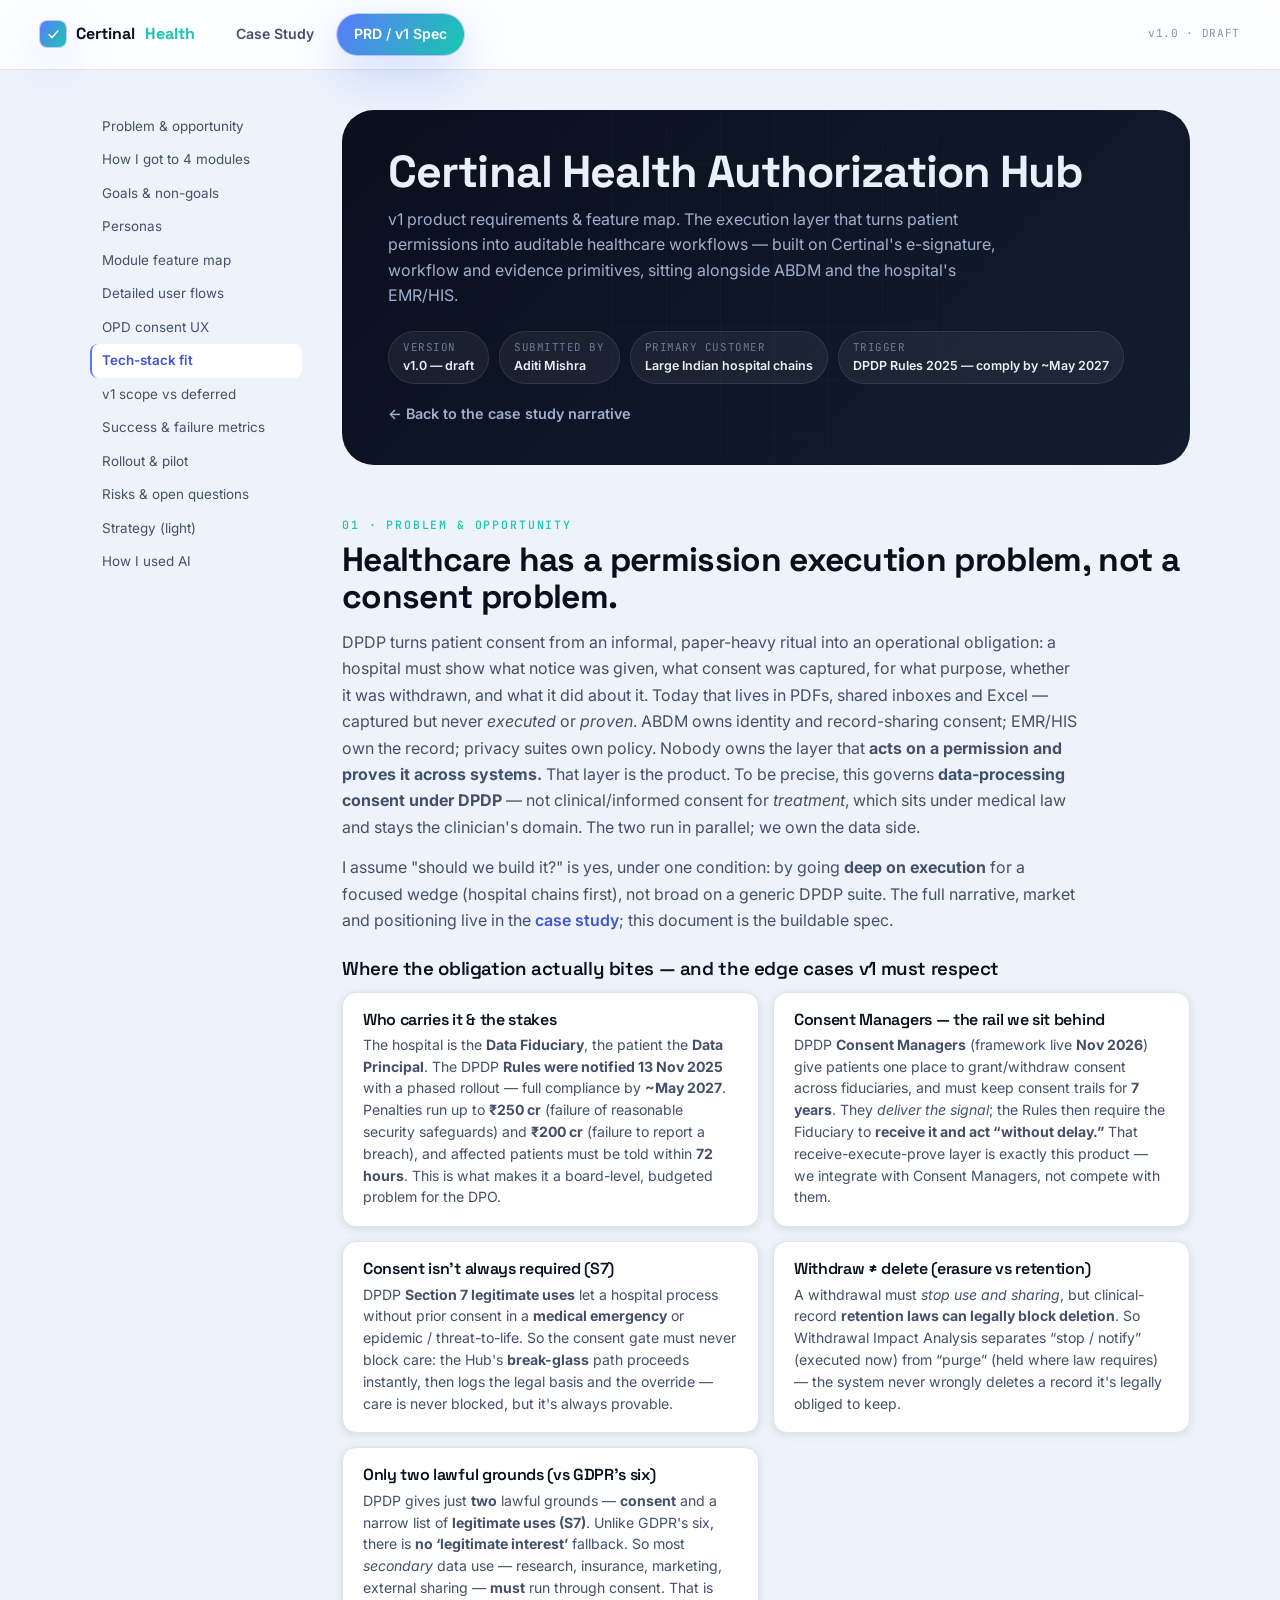
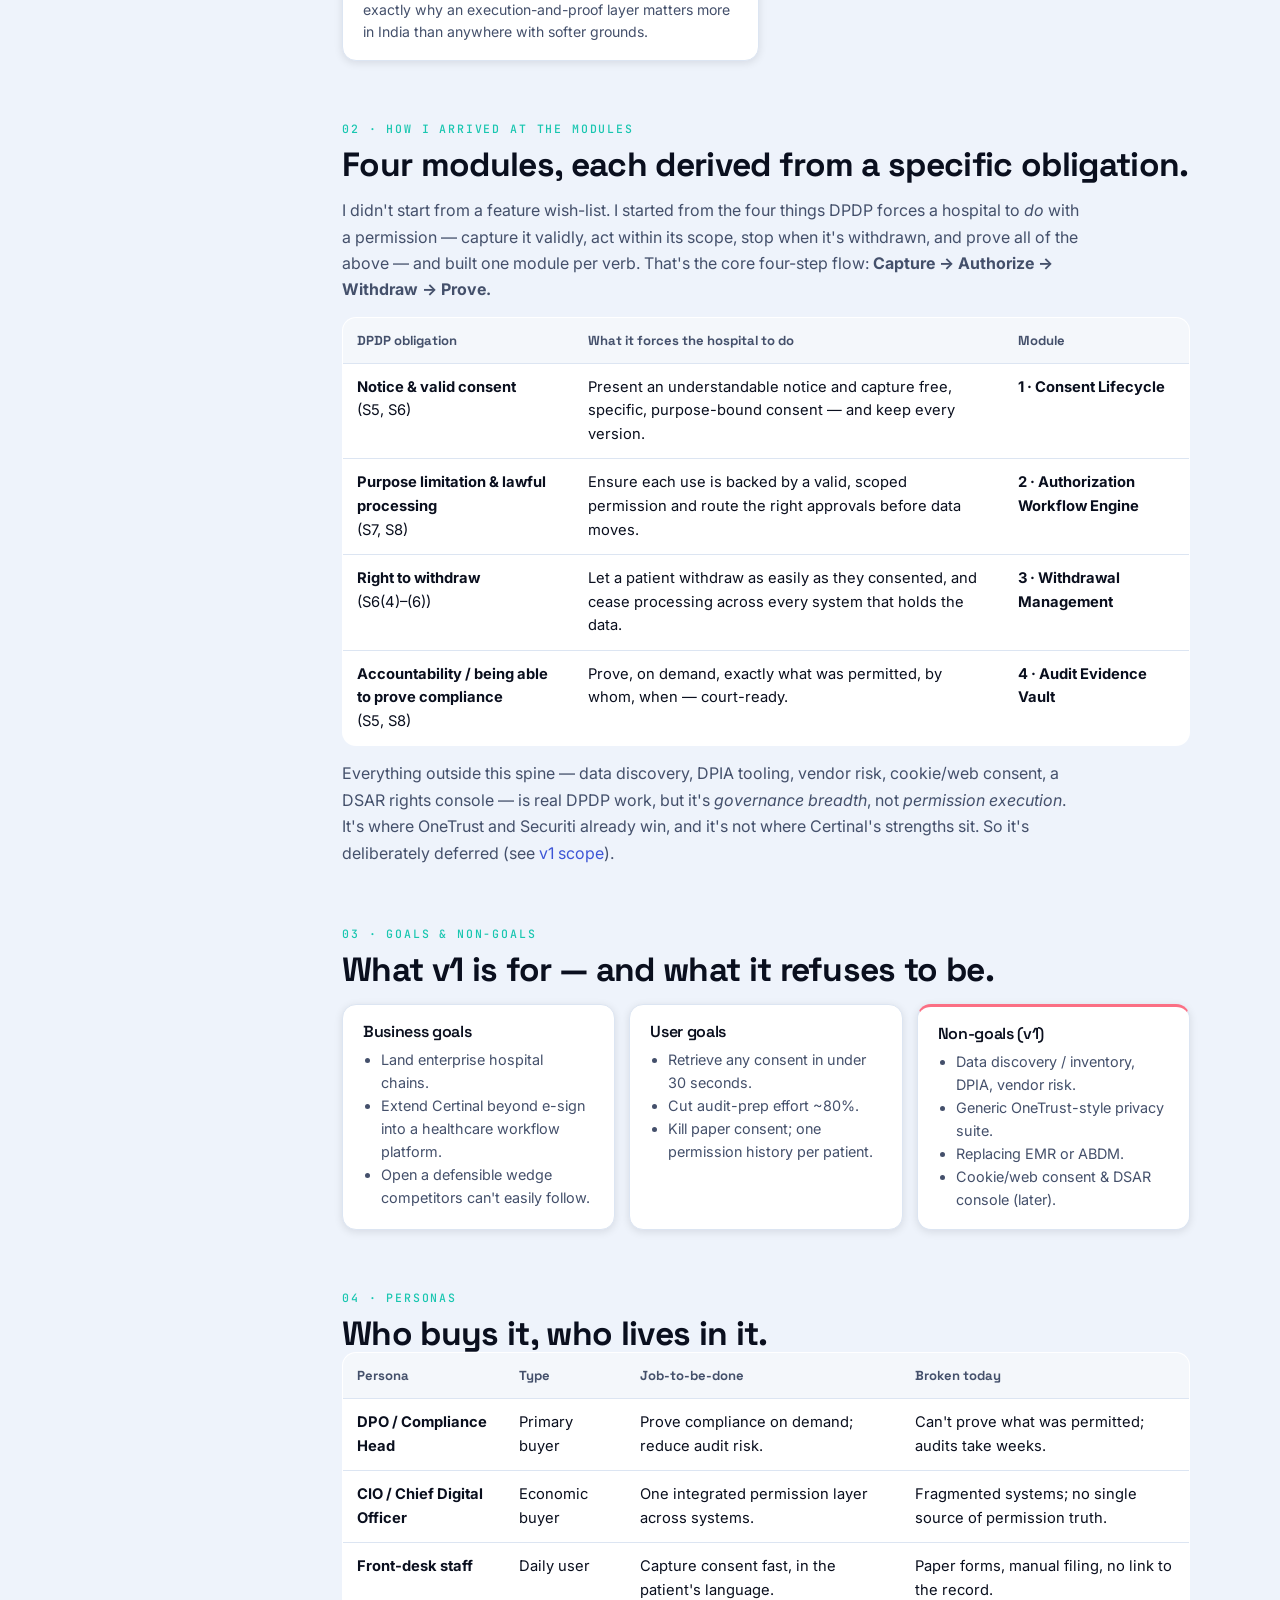
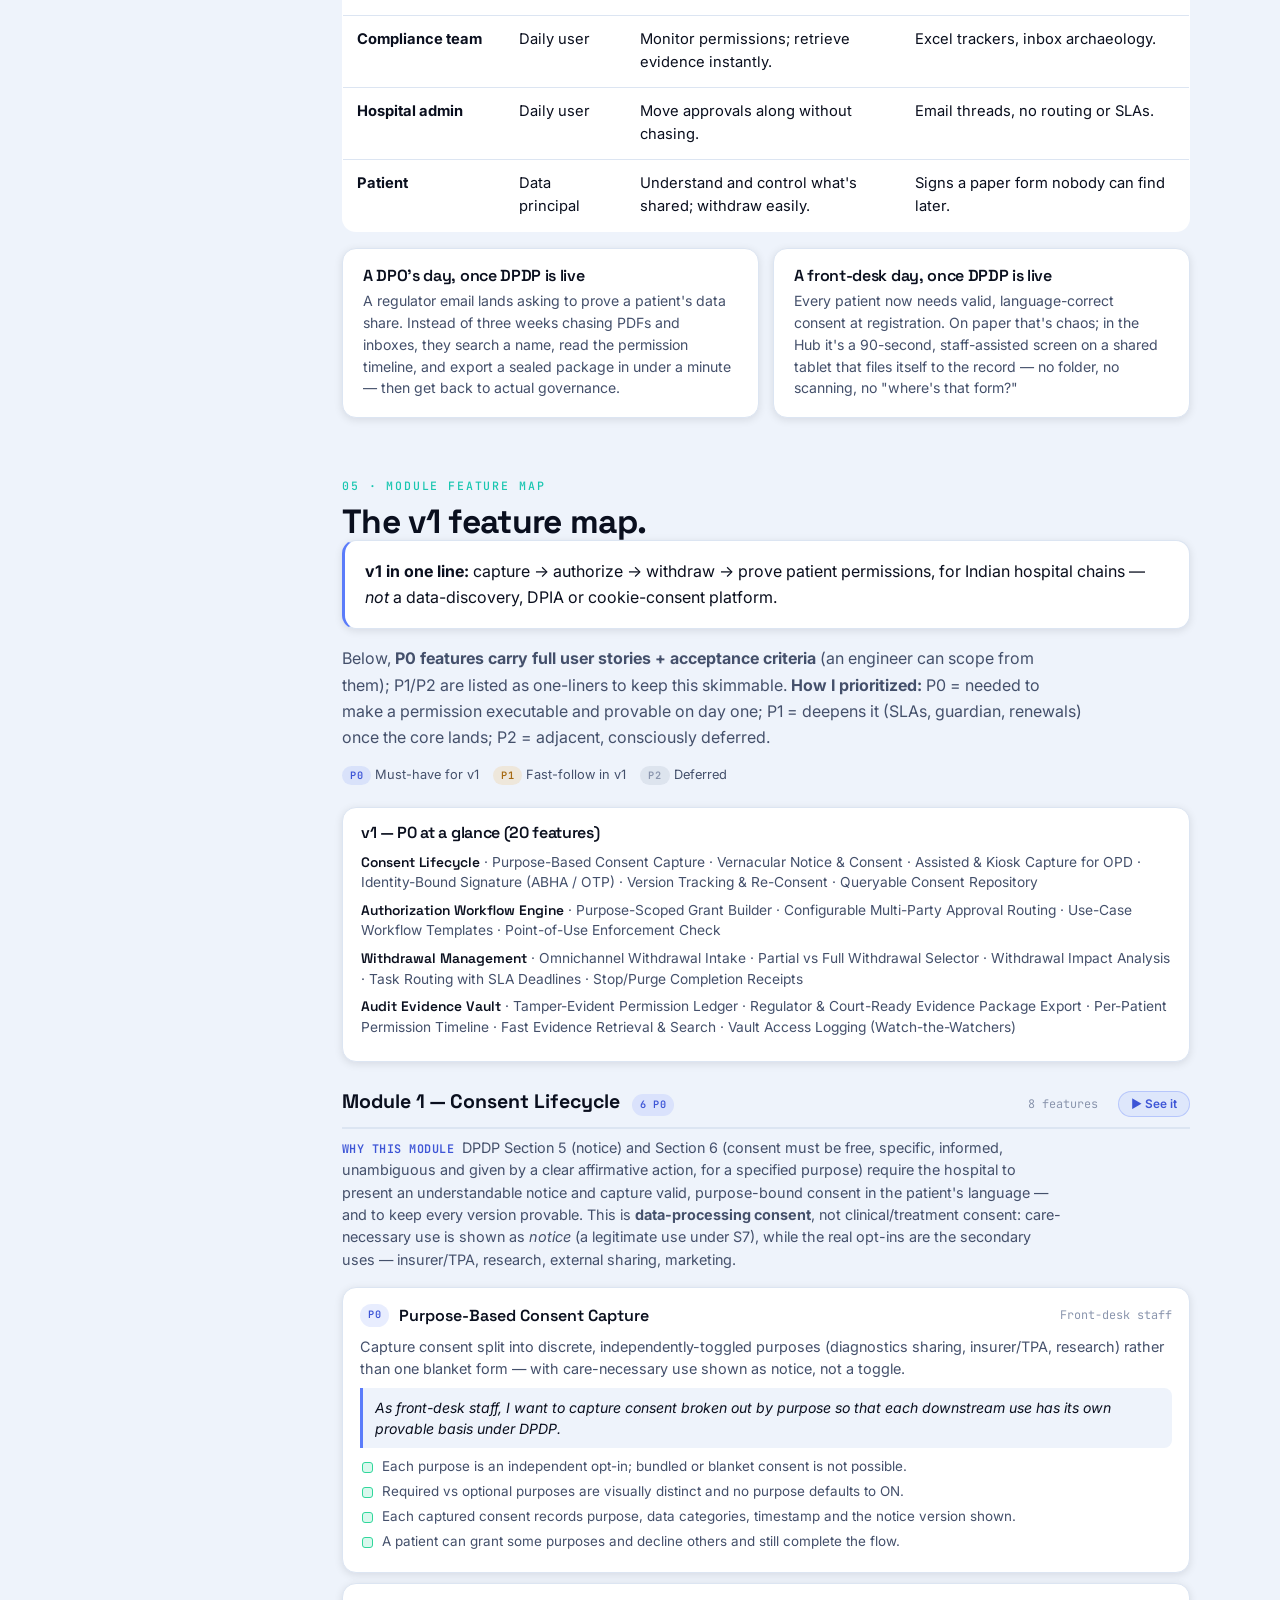
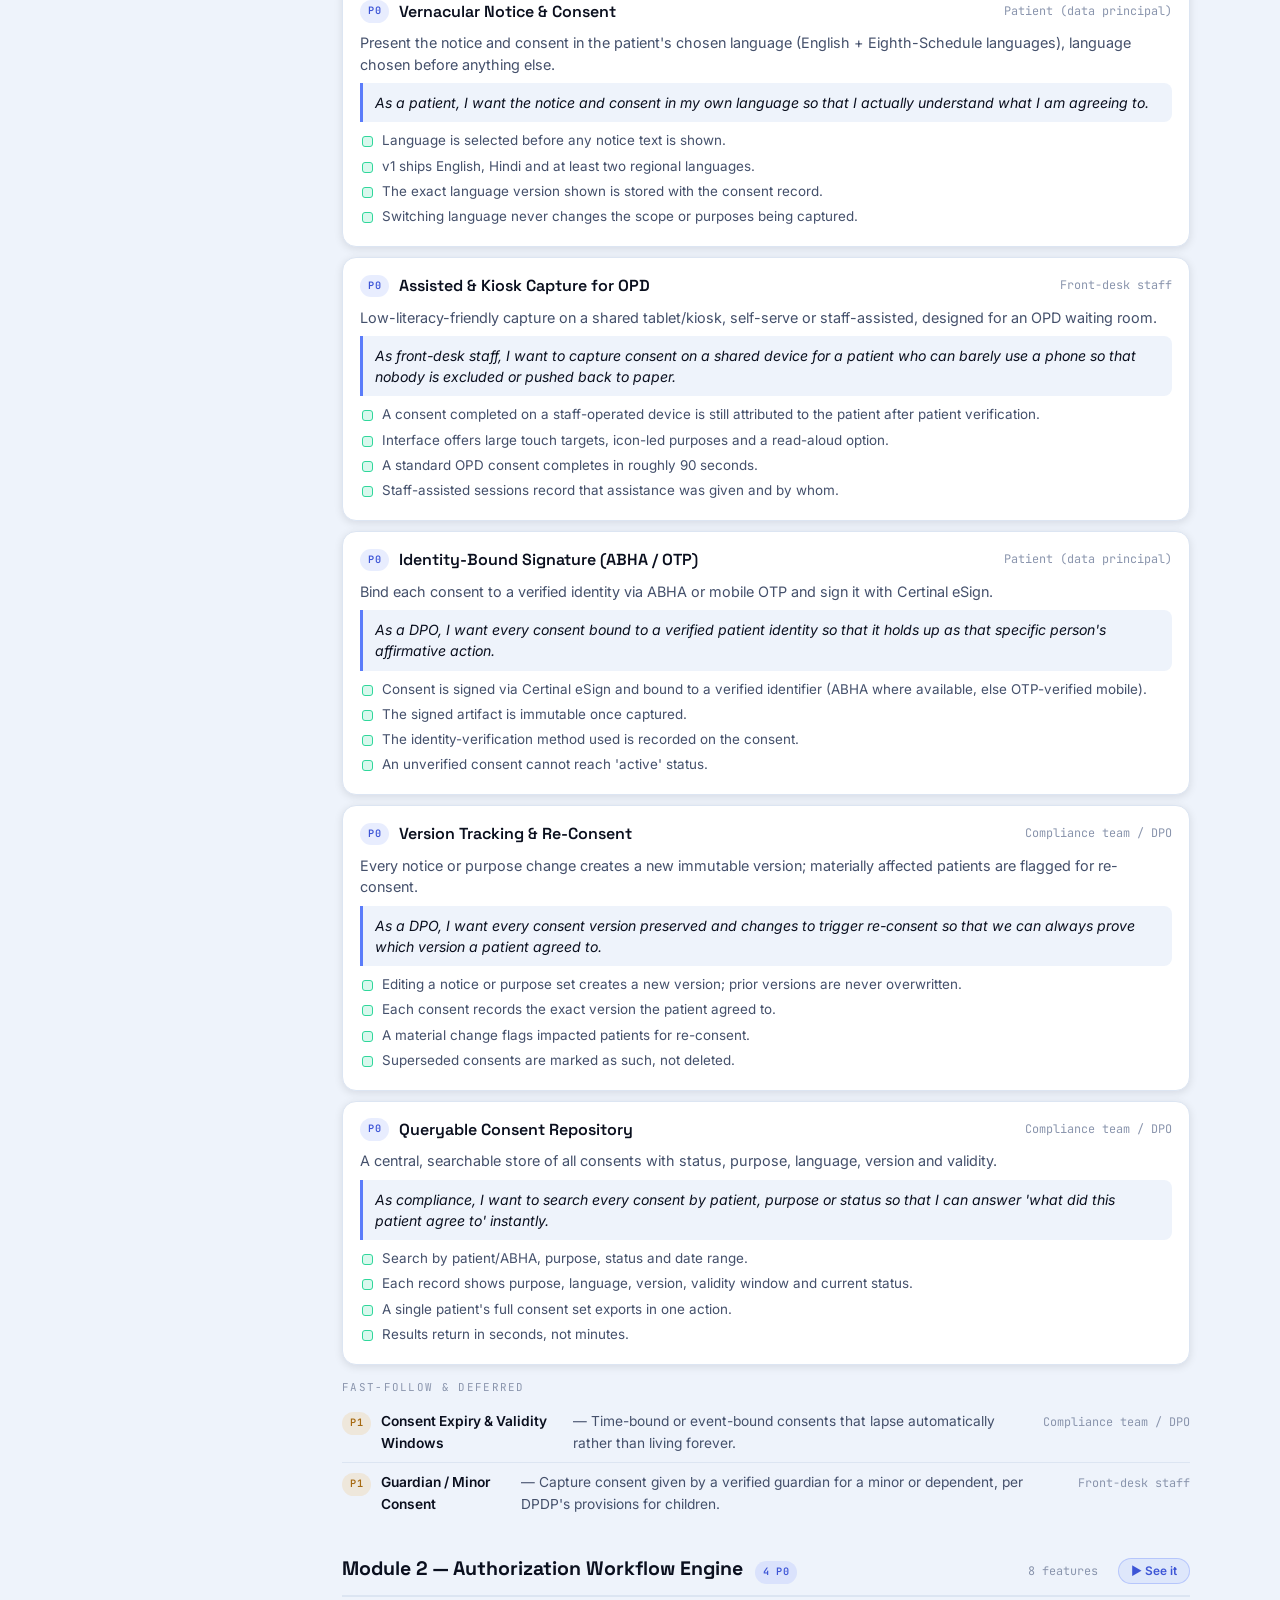
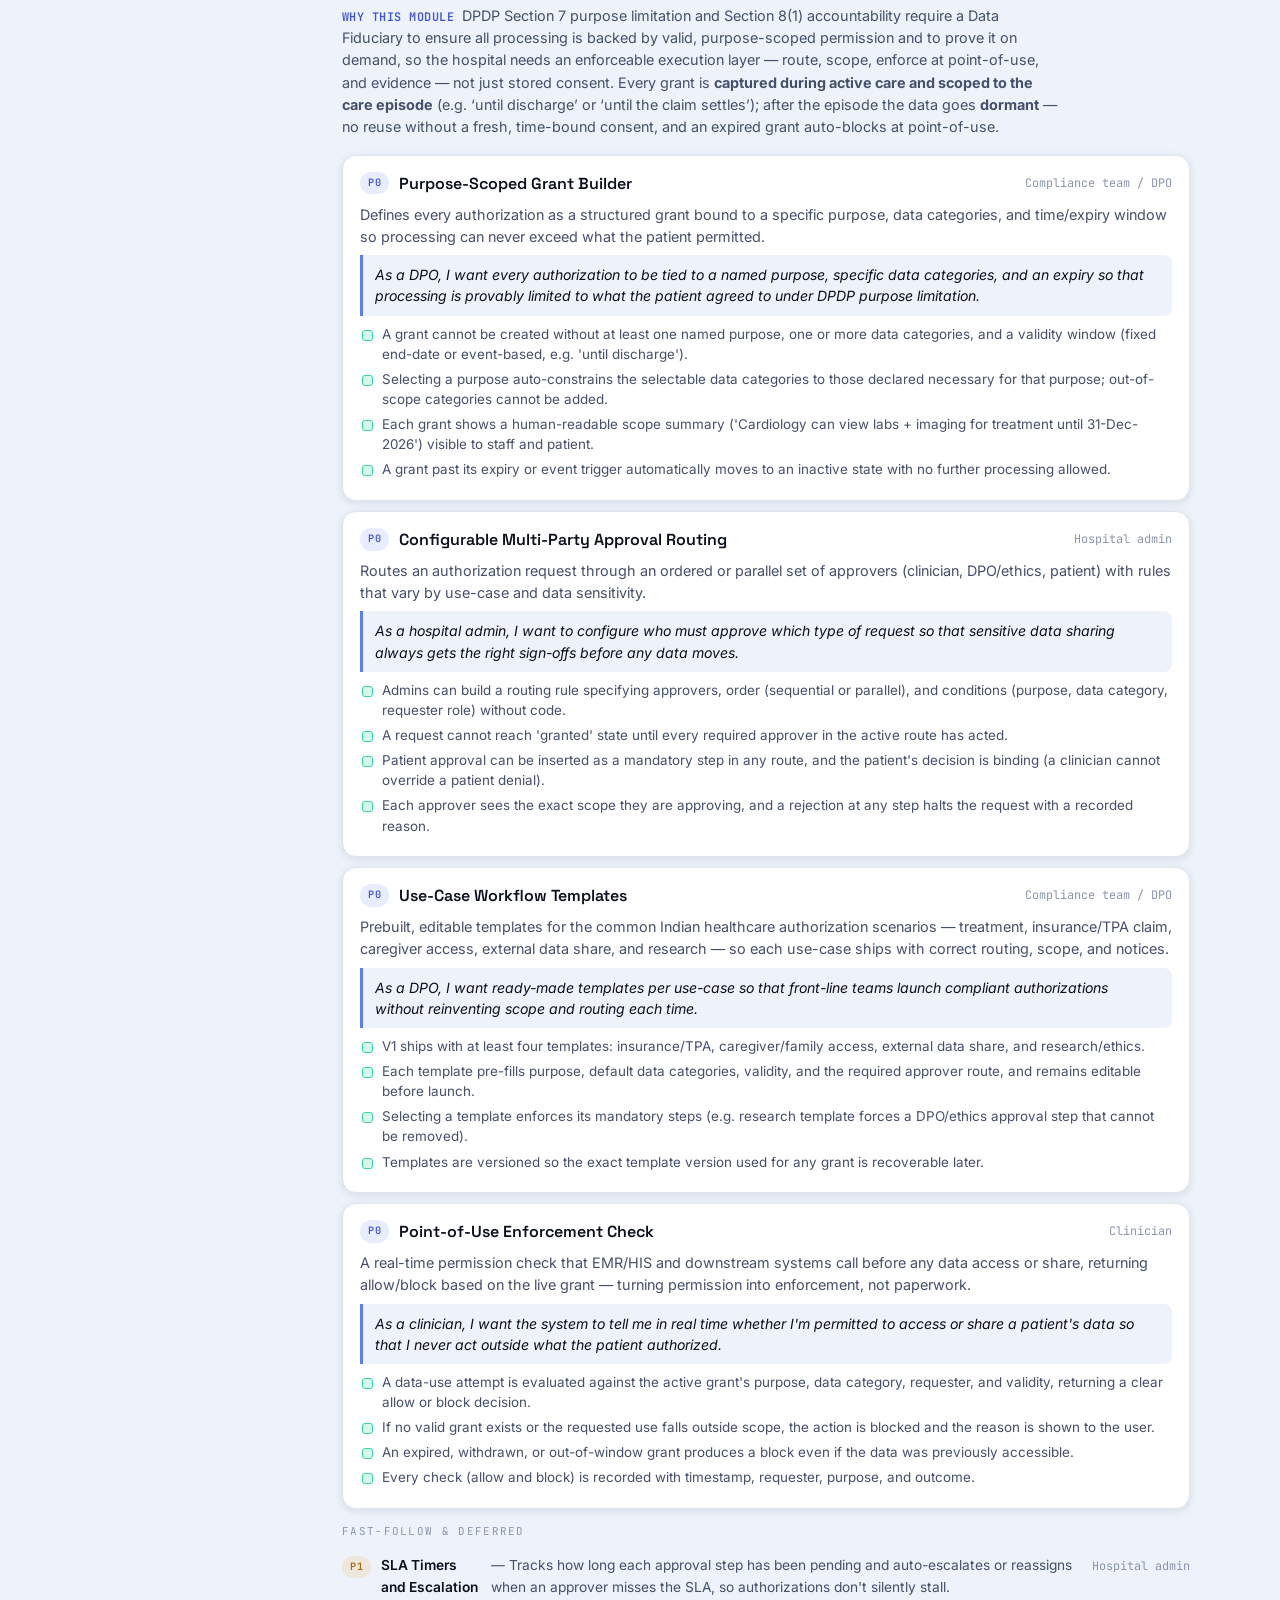
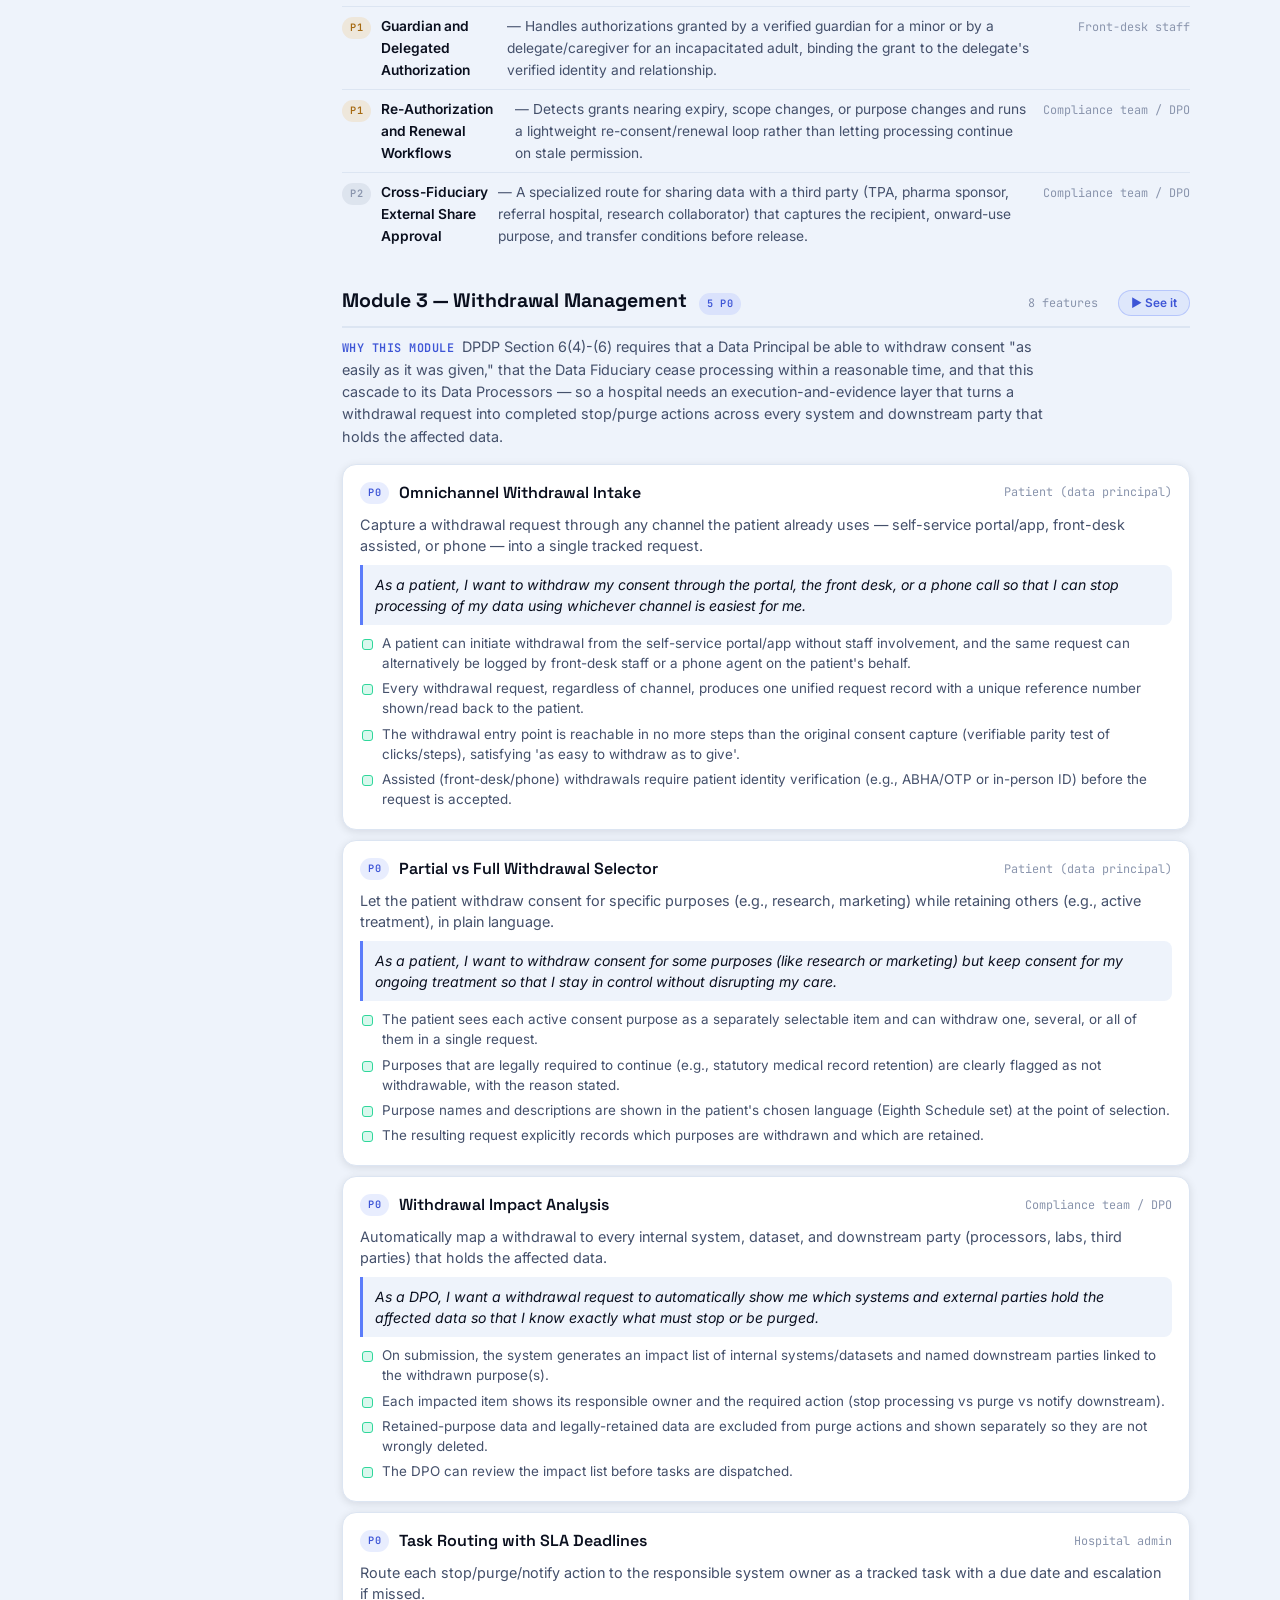
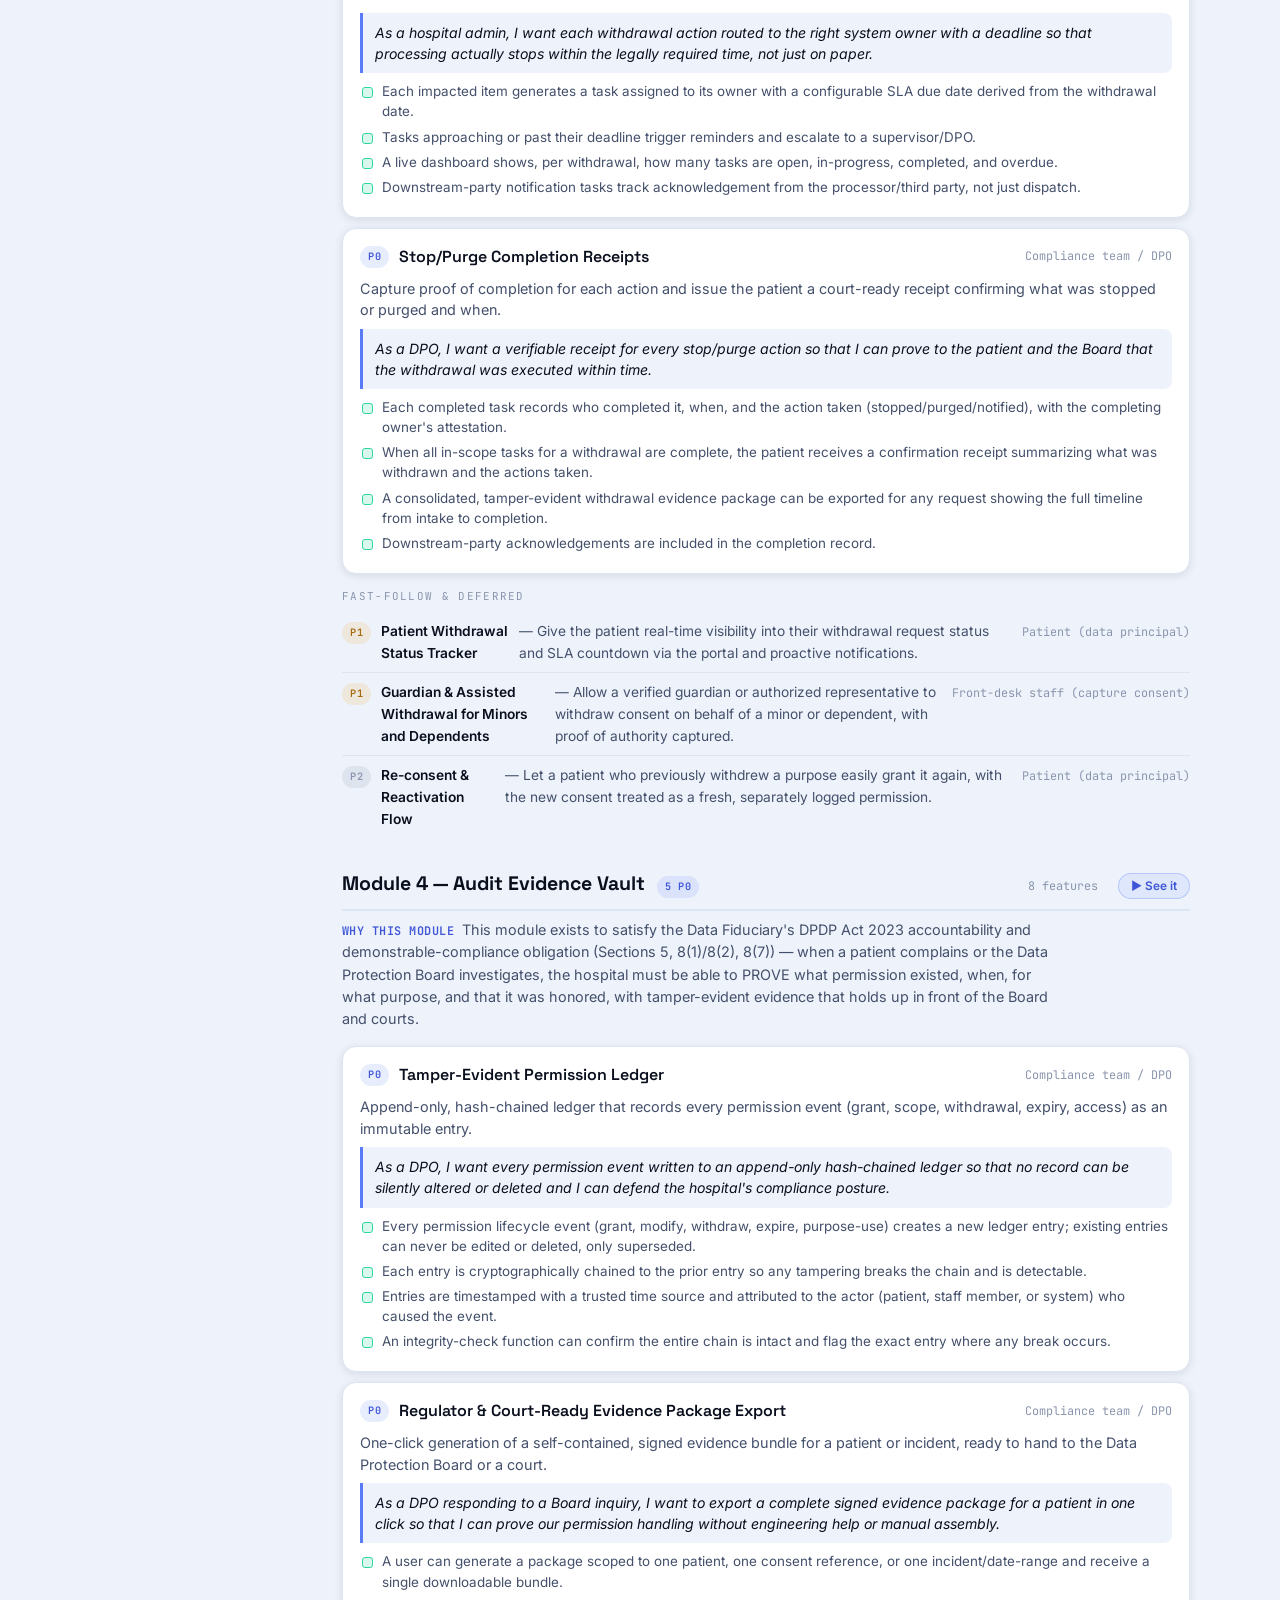
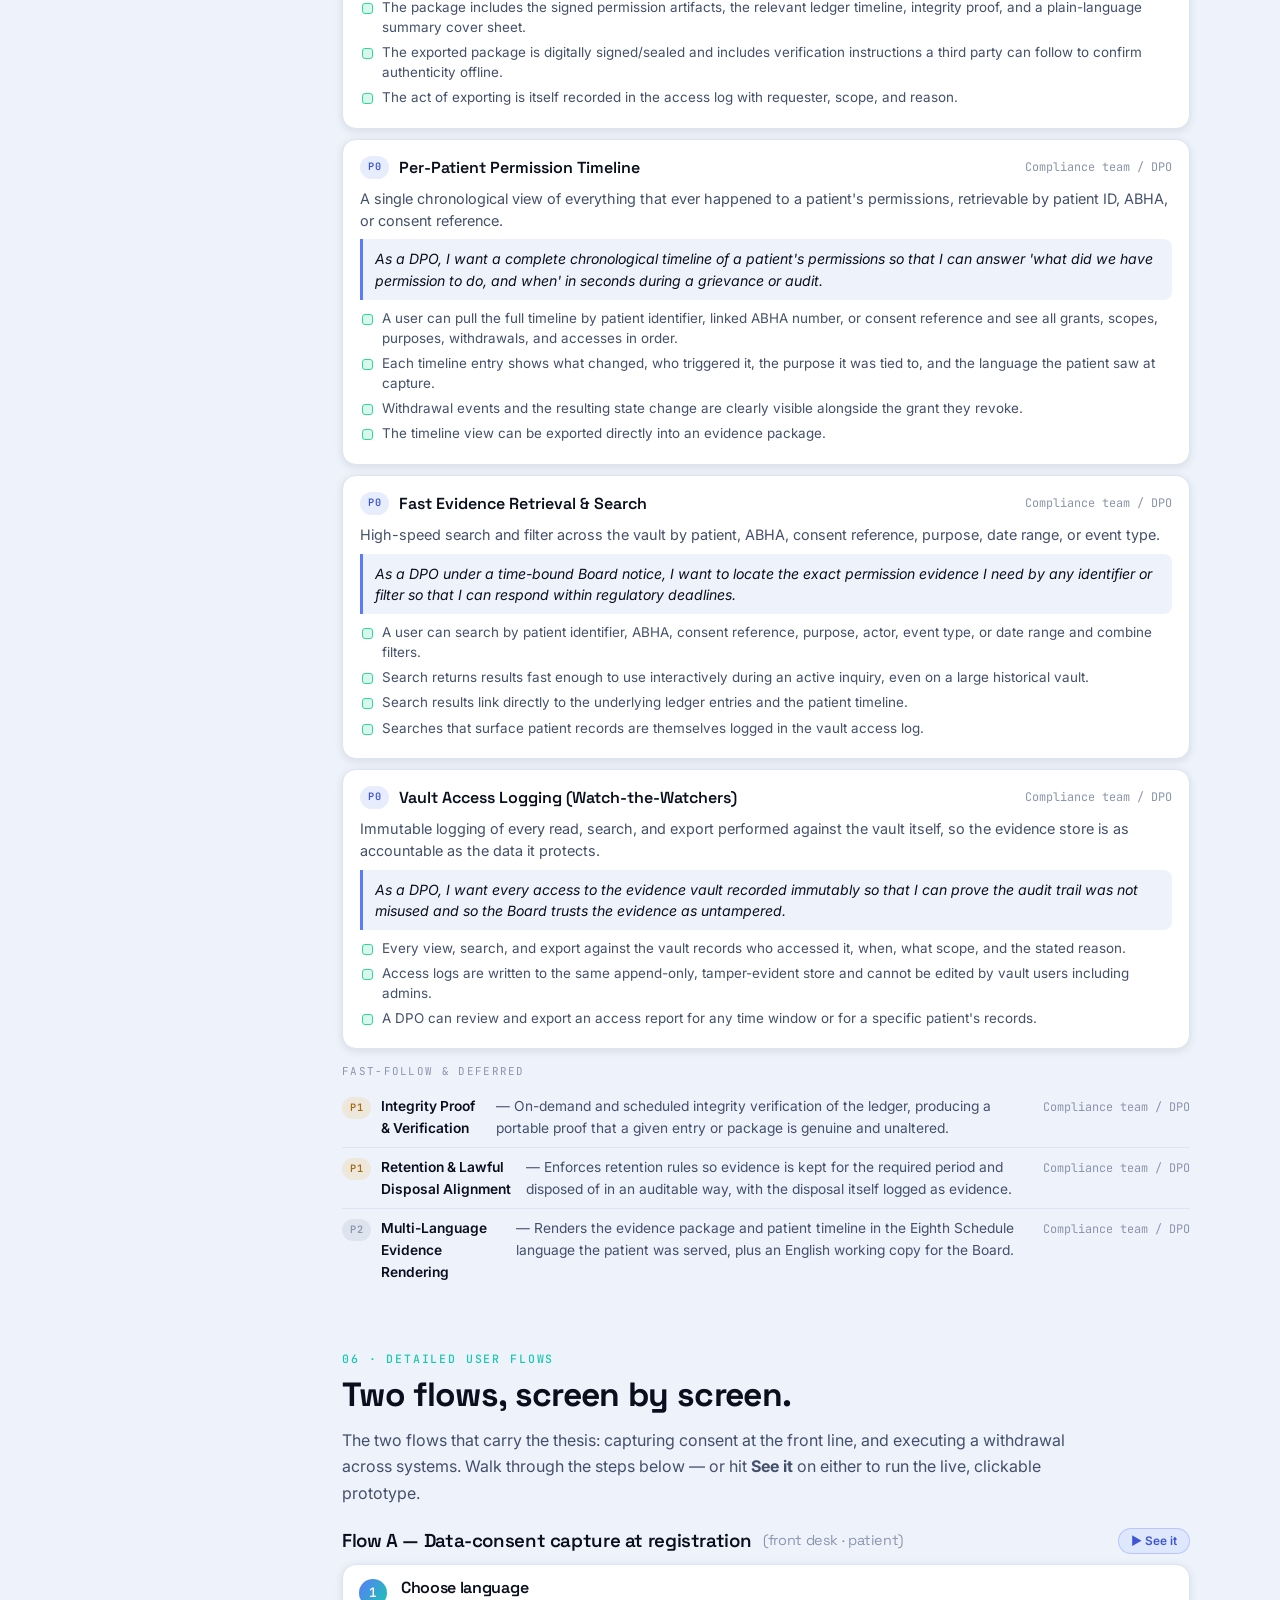
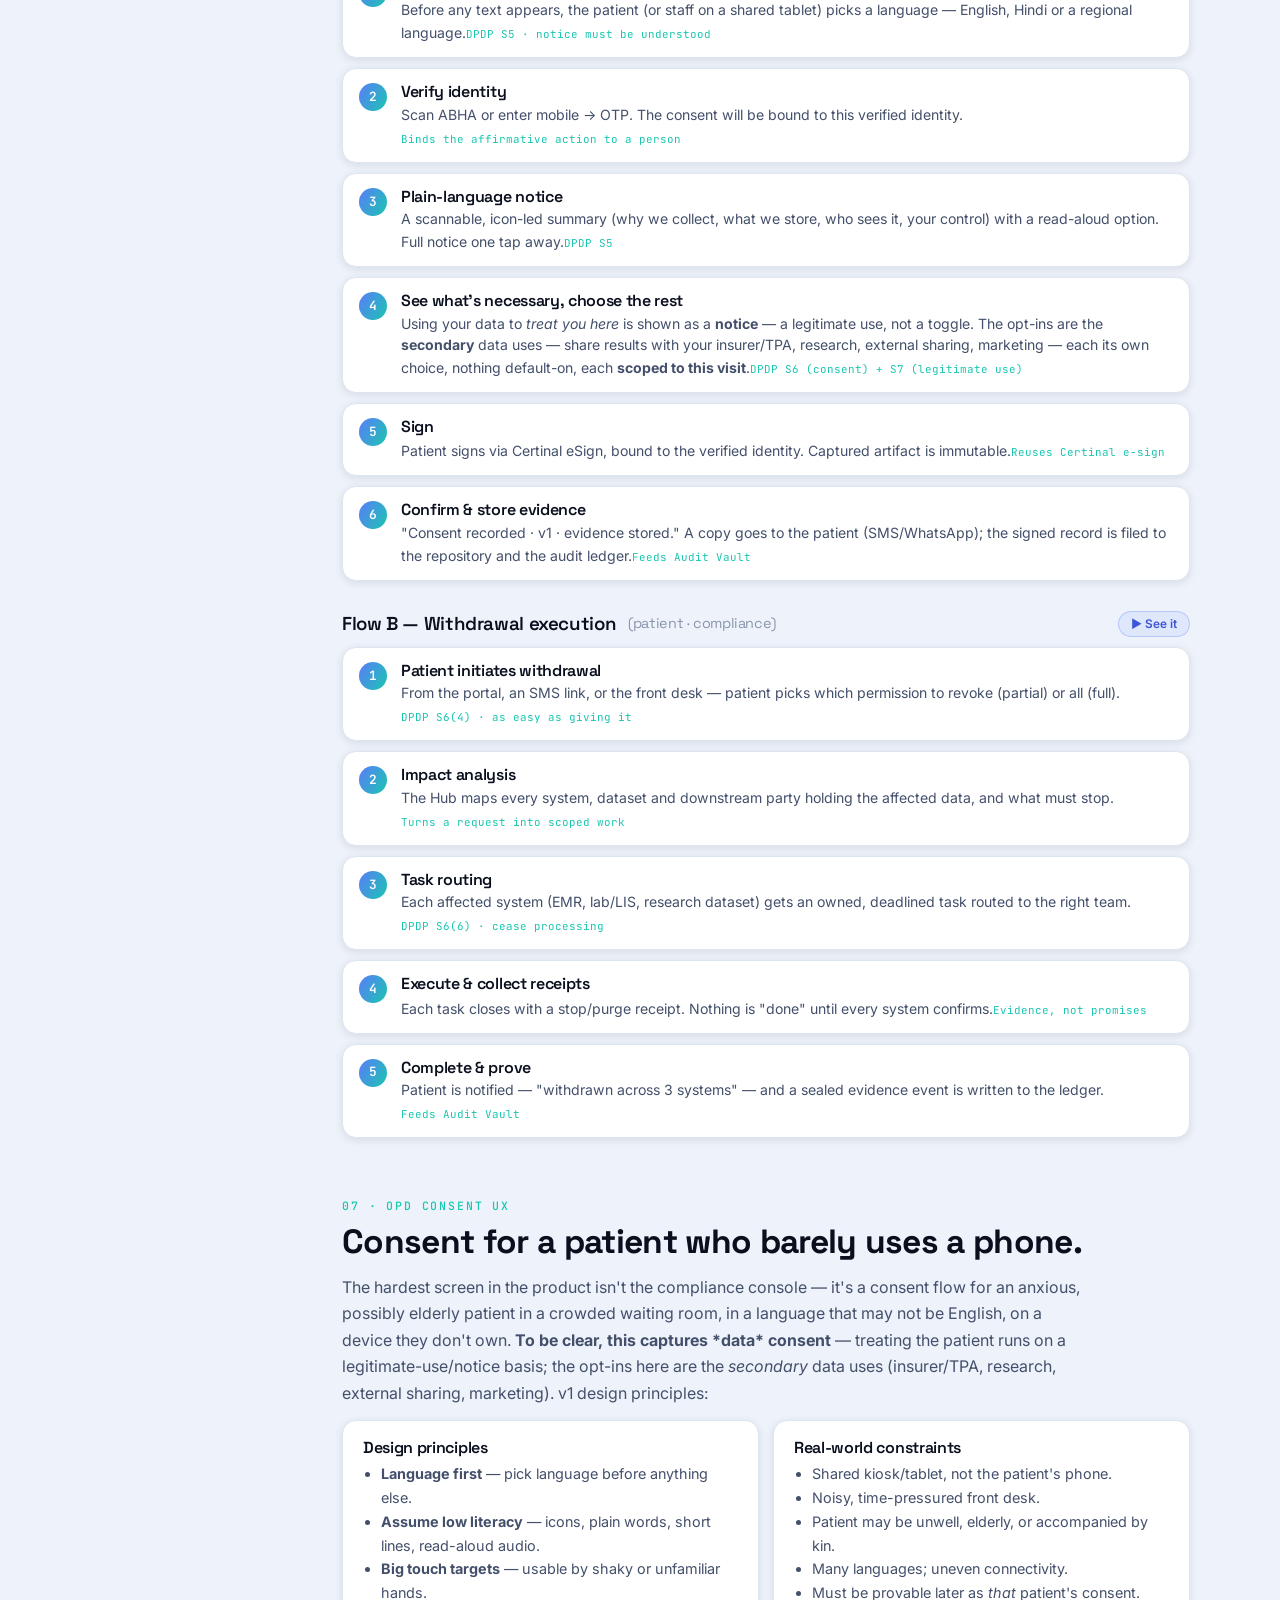
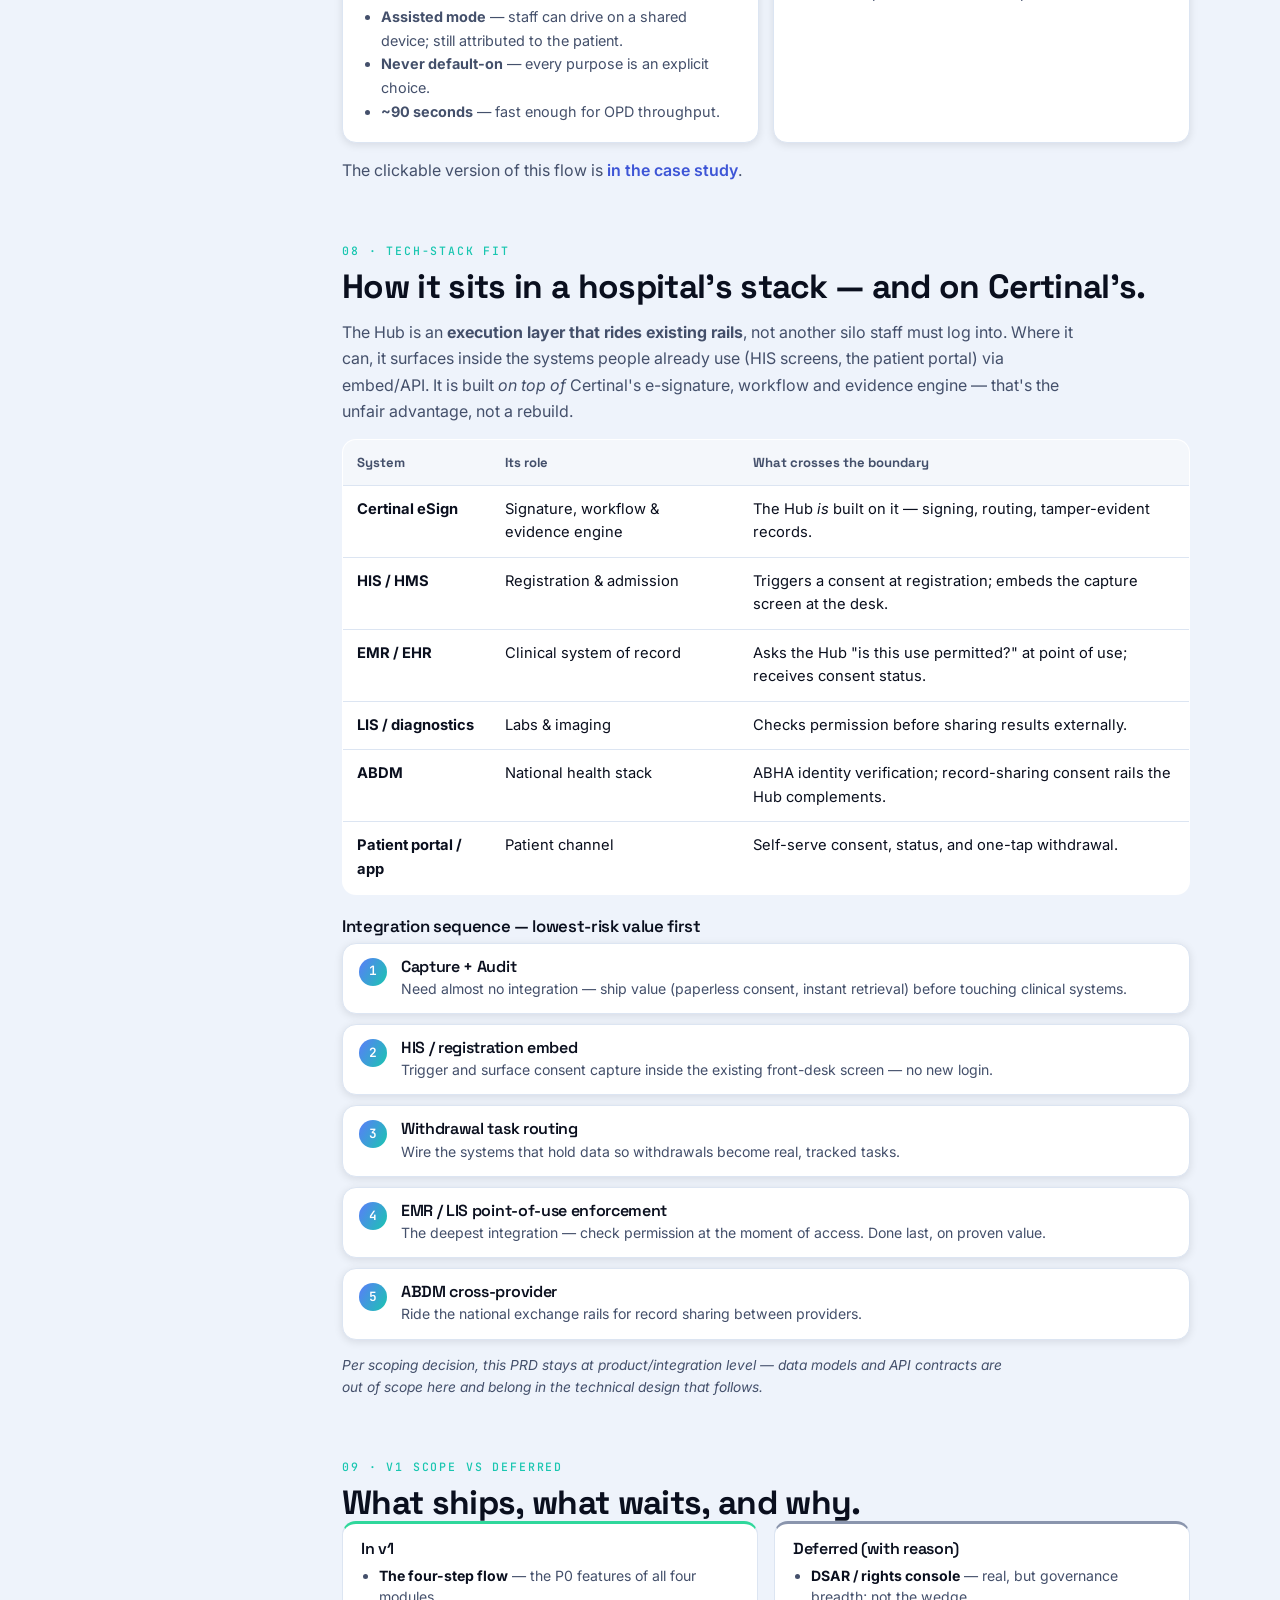
<file: prd.html>
<!DOCTYPE html>
<html lang="en">
<head>
<meta charset="UTF-8" />
<meta name="viewport" content="width=device-width, initial-scale=1.0" />
<title>Certinal Health Authorization Hub — v1 PRD / Feature Map</title>
<meta name="description" content="v1 product requirements and feature map for the Certinal Health Authorization Hub — a DPDP execution layer for Indian healthcare." />
<link rel="preconnect" href="https://fonts.googleapis.com" />
<link rel="preconnect" href="https://fonts.gstatic.com" crossorigin />
<link href="https://fonts.googleapis.com/css2?family=Space+Grotesk:wght@400;500;600;700&family=Inter:wght@400;500;600;700&family=JetBrains+Mono:wght@400;500&display=swap" rel="stylesheet" />
<link rel="stylesheet" href="styles.css" />
<style>
  body{background:var(--bg-tint);color:var(--ink);}
  .prd-nav{position:sticky;top:0;z-index:900;display:flex;align-items:center;gap:18px;padding:14px clamp(16px,4vw,40px);background:rgba(255,255,255,.85);backdrop-filter:blur(14px);border-bottom:1px solid var(--line-light);}
  .prd-nav .brand{display:flex;align-items:center;gap:10px;font-family:var(--font-display);font-weight:700;color:var(--ink);}
  .prd-nav .brand .mark{width:26px;height:26px;border-radius:7px;background:var(--grad-brand);display:grid;place-items:center;box-shadow:var(--sh-glow);}
  .prd-tabs{display:flex;gap:6px;margin-left:6px;}
  .prd-tab{padding:8px 16px;border-radius:var(--r-pill);font-size:.88rem;font-weight:600;color:var(--ink-soft);border:1px solid transparent;}
  .prd-tab:hover{color:var(--ink);}
  .prd-tab.is-active{background:var(--grad-brand);color:#fff;box-shadow:var(--sh-glow);}
  .prd-nav .spacer{margin-left:auto;}
  .prd-meta-pill{font-family:var(--font-mono);font-size:.7rem;letter-spacing:.06em;color:var(--ink-faint);}

  .prd-shell{max-width:1180px;margin:0 auto;display:grid;grid-template-columns:212px 1fr;gap:40px;padding:40px clamp(16px,4vw,40px) 100px;}
  @media (max-width:920px){.prd-shell{grid-template-columns:1fr;gap:18px;}}
  .prd-toc{position:sticky;top:84px;align-self:start;font-size:.84rem;max-height:calc(100vh - 110px);overflow:auto;}
  @media (max-width:920px){.prd-toc{position:static;max-height:none;border:1px solid var(--line-light);border-radius:var(--r-md);background:#fff;padding:12px;}}
  .prd-toc a{display:block;padding:6px 10px;border-radius:8px;color:var(--ink-soft);border-left:2px solid transparent;}
  .prd-toc a:hover{background:#fff;color:var(--ink);}
  .prd-toc a.is-active{color:var(--brand-deep);border-left-color:var(--brand);background:#fff;font-weight:600;}

  .prd-main{min-width:0;}
  .prd-sec{margin-bottom:54px;scroll-margin-top:90px;}
  .prd-kicker{font-family:var(--font-mono);font-size:.72rem;letter-spacing:.16em;text-transform:uppercase;color:var(--teal);font-weight:500;}
  .prd-h{font-family:var(--font-display);font-weight:700;font-size:clamp(1.5rem,3vw,2.1rem);letter-spacing:-.02em;margin:6px 0 0;color:var(--ink);}
  .prd-sub{color:var(--ink-soft);font-size:1.02rem;margin-top:10px;max-width:70ch;line-height:1.6;}
  .prd-p{color:var(--ink-soft);line-height:1.65;max-width:74ch;margin:14px 0;}
  .prd-card{background:#fff;border:1px solid var(--line-light);border-radius:var(--r-md);padding:18px 20px;box-shadow:var(--sh-sm);}
  .prd-grid2{display:grid;grid-template-columns:1fr 1fr;gap:14px;}
  .prd-grid3{display:grid;grid-template-columns:repeat(3,1fr);gap:14px;}
  @media (max-width:760px){.prd-grid2,.prd-grid3{grid-template-columns:1fr;}}

  /* hero */
  .prd-hero{background:linear-gradient(135deg,#0A0F1E,#131C2E);color:var(--on-dark);border-radius:var(--r-xl);padding:38px clamp(22px,4vw,46px);position:relative;overflow:hidden;margin-bottom:46px;}
  .prd-hero .grid-bg{opacity:.4;}
  .prd-hero h1{font-family:var(--font-display);font-weight:700;font-size:clamp(1.8rem,4vw,2.8rem);letter-spacing:-.02em;line-height:1.05;position:relative;}
  .prd-hero p{color:var(--on-dark-soft);max-width:64ch;margin-top:12px;position:relative;line-height:1.6;}
  .prd-metarow{display:flex;flex-wrap:wrap;gap:10px;margin-top:22px;position:relative;}
  .prd-metarow .m{background:rgba(255,255,255,.06);border:1px solid var(--line-dark);border-radius:var(--r-pill);padding:7px 14px;font-size:.78rem;}
  .prd-metarow .m b{color:var(--on-dark);font-weight:600;}
  .prd-metarow .m span{color:var(--on-dark-faint);font-family:var(--font-mono);font-size:.68rem;letter-spacing:.05em;display:block;text-transform:uppercase;}

  /* tables */
  .prd-table{width:100%;border-collapse:collapse;font-size:.92rem;background:#fff;border:1px solid var(--line-light);border-radius:var(--r-md);overflow:hidden;}
  .prd-table th,.prd-table td{text-align:left;padding:12px 14px;border-bottom:1px solid var(--line-light);vertical-align:top;}
  .prd-table th{font-family:var(--font-display);font-size:.82rem;color:var(--ink-soft);background:#F4F7FB;}
  .prd-table tr:last-child td{border-bottom:none;}
  .prd-table td strong{color:var(--ink);}

  /* feature module blocks */
  .fm-mod{margin-bottom:30px;}
  .fm-modhead{display:flex;align-items:baseline;gap:12px;flex-wrap:wrap;border-bottom:2px solid var(--line-light);padding-bottom:10px;margin-bottom:6px;}
  .fm-modname{font-family:var(--font-display);font-weight:700;font-size:1.22rem;color:var(--ink);}
  .fm-why{font-size:.9rem;color:var(--ink-soft);line-height:1.55;margin:8px 0 16px;max-width:80ch;}
  .fm-why b{color:var(--brand-deep);font-weight:600;font-family:var(--font-mono);font-size:.74rem;letter-spacing:.04em;}
  .fm-feat{background:#fff;border:1px solid var(--line-light);border-radius:var(--r-md);padding:15px 17px;margin-bottom:10px;box-shadow:var(--sh-sm);}
  .fm-ftop{display:flex;align-items:center;gap:10px;flex-wrap:wrap;}
  .fm-fname{font-family:var(--font-display);font-weight:600;font-size:1rem;color:var(--ink);}
  .fm-persona{margin-left:auto;font-size:.74rem;color:var(--ink-faint);font-family:var(--font-mono);}
  .fm-desc{font-size:.9rem;color:var(--ink-soft);margin:8px 0;line-height:1.5;}
  .fm-story{font-size:.88rem;color:var(--ink);background:var(--bg-tint);border-left:3px solid var(--brand);border-radius:0 8px 8px 0;padding:9px 12px;margin:8px 0;line-height:1.5;font-style:italic;}
  .fm-ac{margin:8px 0 0;padding:0;list-style:none;}
  .fm-ac li{position:relative;padding-left:22px;font-size:.84rem;color:var(--ink-soft);line-height:1.5;margin:5px 0;}
  .fm-ac li::before{content:"";position:absolute;left:2px;top:6px;width:11px;height:11px;border-radius:3px;border:1.5px solid var(--ok);background:rgba(47,215,155,.18);}
  .pri{font-family:var(--font-mono);font-size:.64rem;font-weight:600;letter-spacing:.06em;padding:3px 8px;border-radius:var(--r-pill);}
  .pri-P0{background:rgba(91,124,250,.14);color:var(--brand-deep);}
  .pri-P1{background:rgba(244,169,59,.16);color:#A66A12;}
  .pri-P2{background:rgba(138,149,173,.16);color:var(--ink-faint);}
  .fm-legend{display:flex;gap:14px;flex-wrap:wrap;font-size:.8rem;color:var(--ink-soft);margin:6px 0 22px;}
  .fm-glance{background:#fff;border:1px solid var(--line-light);border-radius:var(--r-md);padding:16px 18px;margin-bottom:24px;box-shadow:var(--sh-sm);}
  .fm-glance h4{font-family:var(--font-display);margin:0 0 10px;color:var(--ink);font-size:1rem;}
  .fm-gmod{font-size:.86rem;color:var(--ink-soft);margin:7px 0;line-height:1.5;}
  .fm-gmod b{color:var(--ink);font-family:var(--font-display);font-weight:600;}
  .fm-laterhead{font-family:var(--font-mono);font-size:.68rem;letter-spacing:.12em;text-transform:uppercase;color:var(--ink-faint);margin:14px 0 6px;}
  .fm-mini{display:flex;align-items:baseline;gap:10px;padding:8px 0;border-bottom:1px solid var(--line-light);font-size:.86rem;}
  .fm-mini:last-child{border-bottom:none;}
  .fm-mini .fm-mininame{font-weight:600;color:var(--ink);}
  .fm-mini .fm-minidesc{color:var(--ink-soft);}
  .fm-mini .fm-minip{margin-left:auto;font-size:.74rem;color:var(--ink-faint);font-family:var(--font-mono);white-space:nowrap;}

  /* flow steps */
  .flow-steps{counter-reset:fs;display:flex;flex-direction:column;gap:10px;}
  .flow-step{display:flex;gap:14px;background:#fff;border:1px solid var(--line-light);border-radius:var(--r-md);padding:14px 16px;box-shadow:var(--sh-sm);}
  .flow-step .n{counter-increment:fs;flex:none;width:28px;height:28px;border-radius:50%;background:var(--grad-brand);color:#fff;display:grid;place-items:center;font-family:var(--font-mono);font-size:.8rem;font-weight:600;}
  .flow-step .n::before{content:counter(fs);}
  .flow-step h4{font-family:var(--font-display);font-size:1rem;margin:0 0 3px;color:var(--ink);}
  .flow-step p{margin:0;font-size:.88rem;color:var(--ink-soft);line-height:1.5;}
  .flow-step .tie{display:inline-block;margin-top:6px;font-family:var(--font-mono);font-size:.68rem;color:var(--teal);}

  .pill-row{display:flex;flex-wrap:wrap;gap:8px;margin-top:6px;}
  .pill-row .p{font-size:.8rem;padding:6px 12px;border-radius:var(--r-pill);background:#fff;border:1px solid var(--line-light);color:var(--ink-soft);}
  .inout{display:grid;grid-template-columns:1fr 1fr;gap:16px;}
  @media (max-width:760px){.inout{grid-template-columns:1fr;}}
  .inout .col{background:#fff;border:1px solid var(--line-light);border-radius:var(--r-md);padding:16px 18px;}
  .inout .col.in{border-top:3px solid var(--ok);}
  .inout .col.out{border-top:3px solid var(--ink-faint);}
  .inout h4{font-family:var(--font-display);margin:0 0 8px;}
  .inout ul{margin:0;padding-left:18px;}
  .inout li{font-size:.88rem;color:var(--ink-soft);line-height:1.5;margin:7px 0;}
  .inout li b{color:var(--ink);}

  .ai-note{background:#fff;border:1px dashed var(--brand);border-radius:var(--r-md);padding:18px 20px;}
  .prd-foot{border-top:1px solid var(--line-light);padding:26px clamp(16px,4vw,40px);text-align:center;color:var(--ink-faint);font-size:.82rem;}
  .backlink{display:inline-flex;align-items:center;gap:7px;color:var(--brand-deep);font-weight:600;font-size:.9rem;margin-top:10px;}
  /* prototype modal + CTA */
  .fm-see{margin-left:8px;font-family:var(--font-body);font-size:.74rem;font-weight:600;color:var(--brand-deep);background:rgba(91,124,250,.10);border:1px solid rgba(91,124,250,.3);border-radius:var(--r-pill);padding:5px 12px;cursor:pointer;display:inline-flex;align-items:center;gap:6px;transition:background .18s;}
  .fm-see:hover{background:rgba(91,124,250,.18);}
  .proto-modal{position:fixed;inset:0;z-index:2000;display:none;}
  .proto-modal.is-open{display:block;}
  .proto-modal__backdrop{position:absolute;inset:0;background:rgba(6,9,18,.72);backdrop-filter:blur(4px);}
  .proto-modal__panel{position:absolute;inset:3.5% 4%;background:var(--bg-dark);border:1px solid var(--line-strong);border-radius:var(--r-lg);overflow:hidden;display:flex;flex-direction:column;box-shadow:var(--sh-lg);}
  .proto-modal__bar{display:flex;align-items:center;gap:14px;padding:11px 16px;background:rgba(255,255,255,.04);border-bottom:1px solid var(--line-dark);color:var(--on-dark);}
  .proto-modal__title{font-family:var(--font-display);font-weight:600;font-size:.95rem;}
  .proto-modal__hint{font-family:var(--font-mono);font-size:.68rem;color:var(--on-dark-faint);}
  .proto-modal__open{margin-left:auto;font-size:.82rem;color:var(--on-dark-soft);text-decoration:none;}
  .proto-modal__open:hover{color:var(--on-dark);}
  .proto-modal__close{background:rgba(255,255,255,.06);border:1px solid var(--line-dark);color:var(--on-dark);width:30px;height:30px;border-radius:8px;cursor:pointer;font-size:1rem;line-height:1;}
  .proto-modal__frame{flex:1;width:100%;border:0;background:var(--bg-dark);}
</style>
</head>
<body>

<nav class="prd-nav">
  <a class="brand" href="index.html">
    <span class="mark"><svg width="15" height="15" viewBox="0 0 24 24" fill="none"><path d="M5 12.5l4.5 4.5L19 6.5" stroke="#fff" stroke-width="2.4" stroke-linecap="round" stroke-linejoin="round"/></svg></span>
    Certinal <span style="color:var(--teal)">Health</span>
  </a>
  <div class="prd-tabs">
    <a class="prd-tab" href="index.html">Case Study</a>
    <a class="prd-tab is-active" href="prd.html">PRD / v1 Spec</a>
  </div>
  <span class="spacer"></span>
  <span class="prd-meta-pill">v1.0 · DRAFT</span>
</nav>

<div class="prd-shell">
  <!-- TOC -->
  <aside class="prd-toc" aria-label="Contents">
    <a href="#problem">Problem &amp; opportunity</a>
    <a href="#modules-why">How I got to 4 modules</a>
    <a href="#goals">Goals &amp; non-goals</a>
    <a href="#personas">Personas</a>
    <a href="#features">Module feature map</a>
    <a href="#flows">Detailed user flows</a>
    <a href="#opd-ux">OPD consent UX</a>
    <a href="#architecture">Tech-stack fit</a>
    <a href="#scope">v1 scope vs deferred</a>
    <a href="#metrics">Success &amp; failure metrics</a>
    <a href="#rollout">Rollout &amp; pilot</a>
    <a href="#risks">Risks &amp; open questions</a>
    <a href="#strategy">Strategy (light)</a>
    <a href="#ai">How I used AI</a>
  </aside>

  <main class="prd-main">
    <!-- HERO -->
    <div class="prd-hero">
      <div class="grid-bg" aria-hidden="true"></div>
      <h1>Certinal Health Authorization Hub</h1>
      <p>v1 product requirements &amp; feature map. The execution layer that turns patient permissions into auditable healthcare workflows — built on Certinal's e-signature, workflow and evidence primitives, sitting alongside ABDM and the hospital's EMR/HIS.</p>
      <div class="prd-metarow">
        <div class="m"><span>Version</span><b>v1.0 — draft</b></div>
        <div class="m"><span>Submitted by</span><b>Aditi Mishra</b></div>
        <div class="m"><span>Primary customer</span><b>Large Indian hospital chains</b></div>
        <div class="m"><span>Trigger</span><b>DPDP Rules 2025 — comply by ~May 2027</b></div>
      </div>
      <a class="backlink" href="index.html" style="color:#9FB0CE;margin-top:18px;">&larr; Back to the case study narrative</a>
    </div>

    <!-- PROBLEM -->
    <section class="prd-sec" id="problem">
      <span class="prd-kicker">01 · Problem &amp; opportunity</span>
      <h2 class="prd-h">Healthcare has a permission execution problem, not a consent problem.</h2>
      <p class="prd-p">DPDP turns patient consent from an informal, paper-heavy ritual into an operational obligation: a hospital must show what notice was given, what consent was captured, for what purpose, whether it was withdrawn, and what it did about it. Today that lives in PDFs, shared inboxes and Excel — captured but never <em>executed</em> or <em>proven</em>. ABDM owns identity and record-sharing consent; EMR/HIS own the record; privacy suites own policy. Nobody owns the layer that <strong>acts on a permission and proves it across systems.</strong> That layer is the product. To be precise, this governs <strong>data-processing consent under DPDP</strong> — not clinical/informed consent for <em>treatment</em>, which sits under medical law and stays the clinician's domain. The two run in parallel; we own the data side.</p>
      <p class="prd-p">I assume "should we build it?" is yes, under one condition: by going <strong>deep on execution</strong> for a focused wedge (hospital chains first), not broad on a generic DPDP suite. The full narrative, market and positioning live in the <a href="index.html" style="color:var(--brand-deep);font-weight:600;">case study</a>; this document is the buildable spec.</p>

      <h3 style="font-family:var(--font-display);margin:26px 0 12px;color:var(--ink);">Where the obligation actually bites — and the edge cases v1 must respect</h3>
      <div class="prd-grid2">
        <div class="prd-card"><h4 style="margin:0 0 6px;font-family:var(--font-display)">Who carries it &amp; the stakes</h4><p style="font-size:.88rem;color:var(--ink-soft);line-height:1.55;margin:0;">The hospital is the <strong>Data Fiduciary</strong>, the patient the <strong>Data Principal</strong>. The DPDP <strong>Rules were notified 13 Nov 2025</strong> with a phased rollout — full compliance by <strong>~May 2027</strong>. Penalties run up to <strong>₹250 cr</strong> (failure of reasonable security safeguards) and <strong>₹200 cr</strong> (failure to report a breach), and affected patients must be told within <strong>72 hours</strong>. This is what makes it a board-level, budgeted problem for the DPO.</p></div>
        <div class="prd-card"><h4 style="margin:0 0 6px;font-family:var(--font-display)">Consent Managers — the rail we sit behind</h4><p style="font-size:.88rem;color:var(--ink-soft);line-height:1.55;margin:0;">DPDP <strong>Consent Managers</strong> (framework live <strong>Nov 2026</strong>) give patients one place to grant/withdraw consent across fiduciaries, and must keep consent trails for <strong>7 years</strong>. They <em>deliver the signal</em>; the Rules then require the Fiduciary to <strong>receive it and act &ldquo;without delay.&rdquo;</strong> That receive-execute-prove layer is exactly this product — we integrate with Consent Managers, not compete with them.</p></div>
        <div class="prd-card"><h4 style="margin:0 0 6px;font-family:var(--font-display)">Consent isn&#x27;t always required (S7)</h4><p style="font-size:.88rem;color:var(--ink-soft);line-height:1.55;margin:0;">DPDP <strong>Section 7 legitimate uses</strong> let a hospital process without prior consent in a <strong>medical emergency</strong> or epidemic / threat-to-life. So the consent gate must never block care: the Hub&#x27;s <strong>break-glass</strong> path proceeds instantly, then logs the legal basis and the override — care is never blocked, but it&#x27;s always provable.</p></div>
        <div class="prd-card"><h4 style="margin:0 0 6px;font-family:var(--font-display)">Withdraw &ne; delete (erasure vs retention)</h4><p style="font-size:.88rem;color:var(--ink-soft);line-height:1.55;margin:0;">A withdrawal must <em>stop use and sharing</em>, but clinical-record <strong>retention laws can legally block deletion</strong>. So Withdrawal Impact Analysis separates &ldquo;stop / notify&rdquo; (executed now) from &ldquo;purge&rdquo; (held where law requires) — the system never wrongly deletes a record it&#x27;s legally obliged to keep.</p></div>
        <div class="prd-card"><h4 style="margin:0 0 6px;font-family:var(--font-display)">Only two lawful grounds (vs GDPR&#x27;s six)</h4><p style="font-size:.88rem;color:var(--ink-soft);line-height:1.55;margin:0;">DPDP gives just <strong>two</strong> lawful grounds — <strong>consent</strong> and a narrow list of <strong>legitimate uses (S7)</strong>. Unlike GDPR&#x27;s six, there is <strong>no &lsquo;legitimate interest&rsquo;</strong> fallback. So most <em>secondary</em> data use — research, insurance, marketing, external sharing — <strong>must</strong> run through consent. That is exactly why an execution-and-proof layer matters more in India than anywhere with softer grounds.</p></div>
      </div>
    </section>

    <!-- MODULE DERIVATION -->
    <section class="prd-sec" id="modules-why">
      <span class="prd-kicker">02 · How I arrived at the modules</span>
      <h2 class="prd-h">Four modules, each derived from a specific obligation.</h2>
      <p class="prd-p">I didn't start from a feature wish-list. I started from the four things DPDP forces a hospital to <em>do</em> with a permission — capture it validly, act within its scope, stop when it's withdrawn, and prove all of the above — and built one module per verb. That's the core four-step flow: <strong>Capture → Authorize → Withdraw → Prove.</strong></p>
      <table class="prd-table">
        <thead><tr><th>DPDP obligation</th><th>What it forces the hospital to do</th><th>Module</th></tr></thead>
        <tbody>
          <tr><td><strong>Notice &amp; valid consent</strong><br>(S5, S6)</td><td>Present an understandable notice and capture free, specific, purpose-bound consent — and keep every version.</td><td><strong>1 · Consent Lifecycle</strong></td></tr>
          <tr><td><strong>Purpose limitation &amp; lawful processing</strong><br>(S7, S8)</td><td>Ensure each use is backed by a valid, scoped permission and route the right approvals before data moves.</td><td><strong>2 · Authorization Workflow Engine</strong></td></tr>
          <tr><td><strong>Right to withdraw</strong><br>(S6(4)–(6))</td><td>Let a patient withdraw as easily as they consented, and cease processing across every system that holds the data.</td><td><strong>3 · Withdrawal Management</strong></td></tr>
          <tr><td><strong>Accountability / being able to prove compliance</strong><br>(S5, S8)</td><td>Prove, on demand, exactly what was permitted, by whom, when — court-ready.</td><td><strong>4 · Audit Evidence Vault</strong></td></tr>
        </tbody>
      </table>
      <p class="prd-p">Everything outside this spine — data discovery, DPIA tooling, vendor risk, cookie/web consent, a DSAR rights console — is real DPDP work, but it's <em>governance breadth</em>, not <em>permission execution</em>. It's where OneTrust and Securiti already win, and it's not where Certinal's strengths sit. So it's deliberately deferred (see <a href="#scope" style="color:var(--brand-deep)">v1 scope</a>).</p>
    </section>

    <!-- GOALS -->
    <section class="prd-sec" id="goals">
      <span class="prd-kicker">03 · Goals &amp; non-goals</span>
      <h2 class="prd-h">What v1 is for — and what it refuses to be.</h2>
      <div class="prd-grid3" style="margin-top:16px;">
        <div class="prd-card"><h4 style="margin:0 0 8px;font-family:var(--font-display)">Business goals</h4>
          <ul style="margin:0;padding-left:18px;color:var(--ink-soft);font-size:.9rem;line-height:1.6;">
            <li>Land enterprise hospital chains.</li>
            <li>Extend Certinal beyond e-sign into a healthcare workflow platform.</li>
            <li>Open a defensible wedge competitors can't easily follow.</li></ul></div>
        <div class="prd-card"><h4 style="margin:0 0 8px;font-family:var(--font-display)">User goals</h4>
          <ul style="margin:0;padding-left:18px;color:var(--ink-soft);font-size:.9rem;line-height:1.6;">
            <li>Retrieve any consent in under 30 seconds.</li>
            <li>Cut audit-prep effort ~80%.</li>
            <li>Kill paper consent; one permission history per patient.</li></ul></div>
        <div class="prd-card" style="border-top:3px solid var(--danger);"><h4 style="margin:0 0 8px;font-family:var(--font-display)">Non-goals (v1)</h4>
          <ul style="margin:0;padding-left:18px;color:var(--ink-soft);font-size:.9rem;line-height:1.6;">
            <li>Data discovery / inventory, DPIA, vendor risk.</li>
            <li>Generic OneTrust-style privacy suite.</li>
            <li>Replacing EMR or ABDM.</li>
            <li>Cookie/web consent &amp; DSAR console (later).</li></ul></div>
      </div>
    </section>

    <!-- PERSONAS -->
    <section class="prd-sec" id="personas">
      <span class="prd-kicker">04 · Personas</span>
      <h2 class="prd-h">Who buys it, who lives in it.</h2>
      <table class="prd-table">
        <thead><tr><th>Persona</th><th>Type</th><th>Job-to-be-done</th><th>Broken today</th></tr></thead>
        <tbody>
          <tr><td><strong>DPO / Compliance Head</strong></td><td>Primary buyer</td><td>Prove compliance on demand; reduce audit risk.</td><td>Can't prove what was permitted; audits take weeks.</td></tr>
          <tr><td><strong>CIO / Chief Digital Officer</strong></td><td>Economic buyer</td><td>One integrated permission layer across systems.</td><td>Fragmented systems; no single source of permission truth.</td></tr>
          <tr><td><strong>Front-desk staff</strong></td><td>Daily user</td><td>Capture consent fast, in the patient's language.</td><td>Paper forms, manual filing, no link to the record.</td></tr>
          <tr><td><strong>Compliance team</strong></td><td>Daily user</td><td>Monitor permissions; retrieve evidence instantly.</td><td>Excel trackers, inbox archaeology.</td></tr>
          <tr><td><strong>Hospital admin</strong></td><td>Daily user</td><td>Move approvals along without chasing.</td><td>Email threads, no routing or SLAs.</td></tr>
          <tr><td><strong>Patient</strong></td><td>Data principal</td><td>Understand and control what's shared; withdraw easily.</td><td>Signs a paper form nobody can find later.</td></tr>
        </tbody>
      </table>
      <div class="prd-grid2" style="margin-top:16px;">
        <div class="prd-card"><h4 style="margin:0 0 6px;font-family:var(--font-display)">A DPO's day, once DPDP is live</h4><p style="font-size:.88rem;color:var(--ink-soft);line-height:1.55;margin:0;">A regulator email lands asking to prove a patient's data share. Instead of three weeks chasing PDFs and inboxes, they search a name, read the permission timeline, and export a sealed package in under a minute &mdash; then get back to actual governance.</p></div>
        <div class="prd-card"><h4 style="margin:0 0 6px;font-family:var(--font-display)">A front-desk day, once DPDP is live</h4><p style="font-size:.88rem;color:var(--ink-soft);line-height:1.55;margin:0;">Every patient now needs valid, language-correct consent at registration. On paper that's chaos; in the Hub it's a 90-second, staff-assisted screen on a shared tablet that files itself to the record &mdash; no folder, no scanning, no "where's that form?"</p></div>
      </div>
    </section>

    <!-- FEATURE MAP -->
    <section class="prd-sec" id="features">
      <span class="prd-kicker">05 · Module feature map</span>
      <h2 class="prd-h">The v1 feature map.</h2>
      <div class="prd-card" style="border-left:3px solid var(--brand);margin-bottom:16px;"><strong>v1 in one line:</strong> capture &rarr; authorize &rarr; withdraw &rarr; prove patient permissions, for Indian hospital chains &mdash; <em>not</em> a data-discovery, DPIA or cookie-consent platform.</div>
      <p class="prd-p">Below, <strong>P0 features carry full user stories + acceptance criteria</strong> (an engineer can scope from them); P1/P2 are listed as one-liners to keep this skimmable. <strong>How I prioritized:</strong> P0 = needed to make a permission executable and provable on day one; P1 = deepens it (SLAs, guardian, renewals) once the core lands; P2 = adjacent, consciously deferred.</p>
      <div class="fm-legend">
        <span><span class="pri pri-P0">P0</span> Must-have for v1</span>
        <span><span class="pri pri-P1">P1</span> Fast-follow in v1</span>
        <span><span class="pri pri-P2">P2</span> Deferred</span>
      </div>
      <div class="fm-glance"><h4>v1 &mdash; P0 at a glance (20 features)</h4><div class="fm-gmod"><b>Consent Lifecycle</b> &middot; Purpose-Based Consent Capture · Vernacular Notice &amp; Consent · Assisted &amp; Kiosk Capture for OPD · Identity-Bound Signature (ABHA / OTP) · Version Tracking &amp; Re-Consent · Queryable Consent Repository</div><div class="fm-gmod"><b>Authorization Workflow Engine</b> &middot; Purpose-Scoped Grant Builder · Configurable Multi-Party Approval Routing · Use-Case Workflow Templates · Point-of-Use Enforcement Check</div><div class="fm-gmod"><b>Withdrawal Management</b> &middot; Omnichannel Withdrawal Intake · Partial vs Full Withdrawal Selector · Withdrawal Impact Analysis · Task Routing with SLA Deadlines · Stop/Purge Completion Receipts</div><div class="fm-gmod"><b>Audit Evidence Vault</b> &middot; Tamper-Evident Permission Ledger · Regulator &amp; Court-Ready Evidence Package Export · Per-Patient Permission Timeline · Fast Evidence Retrieval &amp; Search · Vault Access Logging (Watch-the-Watchers)</div></div>
<div class="fm-mod"><div class="fm-modhead"><span class="fm-modname">Module 1 — Consent Lifecycle</span><span class="pri pri-P0">6 P0</span><span class="fm-persona">8 features</span><button class="fm-see" data-proto="s15" type="button">&#9658; See it</button></div><p class="fm-why"><b>WHY THIS MODULE</b> &nbsp;DPDP Section 5 (notice) and Section 6 (consent must be free, specific, informed, unambiguous and given by a clear affirmative action, for a specified purpose) require the hospital to present an understandable notice and capture valid, purpose-bound consent in the patient&#x27;s language — and to keep every version provable. This is <strong>data-processing consent</strong>, not clinical/treatment consent: care-necessary use is shown as <em>notice</em> (a legitimate use under S7), while the real opt-ins are the secondary uses — insurer/TPA, research, external sharing, marketing.</p><div class="fm-feat"><div class="fm-ftop"><span class="pri pri-P0">P0</span><span class="fm-fname">Purpose-Based Consent Capture</span><span class="fm-persona">Front-desk staff</span></div><p class="fm-desc">Capture consent split into discrete, independently-toggled purposes (diagnostics sharing, insurer/TPA, research) rather than one blanket form — with care-necessary use shown as notice, not a toggle.</p><div class="fm-story">As front-desk staff, I want to capture consent broken out by purpose so that each downstream use has its own provable basis under DPDP.</div><ul class="fm-ac"><li>Each purpose is an independent opt-in; bundled or blanket consent is not possible.</li><li>Required vs optional purposes are visually distinct and no purpose defaults to ON.</li><li>Each captured consent records purpose, data categories, timestamp and the notice version shown.</li><li>A patient can grant some purposes and decline others and still complete the flow.</li></ul></div><div class="fm-feat"><div class="fm-ftop"><span class="pri pri-P0">P0</span><span class="fm-fname">Vernacular Notice &amp; Consent</span><span class="fm-persona">Patient (data principal)</span></div><p class="fm-desc">Present the notice and consent in the patient&#x27;s chosen language (English + Eighth-Schedule languages), language chosen before anything else.</p><div class="fm-story">As a patient, I want the notice and consent in my own language so that I actually understand what I am agreeing to.</div><ul class="fm-ac"><li>Language is selected before any notice text is shown.</li><li>v1 ships English, Hindi and at least two regional languages.</li><li>The exact language version shown is stored with the consent record.</li><li>Switching language never changes the scope or purposes being captured.</li></ul></div><div class="fm-feat"><div class="fm-ftop"><span class="pri pri-P0">P0</span><span class="fm-fname">Assisted &amp; Kiosk Capture for OPD</span><span class="fm-persona">Front-desk staff</span></div><p class="fm-desc">Low-literacy-friendly capture on a shared tablet/kiosk, self-serve or staff-assisted, designed for an OPD waiting room.</p><div class="fm-story">As front-desk staff, I want to capture consent on a shared device for a patient who can barely use a phone so that nobody is excluded or pushed back to paper.</div><ul class="fm-ac"><li>A consent completed on a staff-operated device is still attributed to the patient after patient verification.</li><li>Interface offers large touch targets, icon-led purposes and a read-aloud option.</li><li>A standard OPD consent completes in roughly 90 seconds.</li><li>Staff-assisted sessions record that assistance was given and by whom.</li></ul></div><div class="fm-feat"><div class="fm-ftop"><span class="pri pri-P0">P0</span><span class="fm-fname">Identity-Bound Signature (ABHA / OTP)</span><span class="fm-persona">Patient (data principal)</span></div><p class="fm-desc">Bind each consent to a verified identity via ABHA or mobile OTP and sign it with Certinal eSign.</p><div class="fm-story">As a DPO, I want every consent bound to a verified patient identity so that it holds up as that specific person&#x27;s affirmative action.</div><ul class="fm-ac"><li>Consent is signed via Certinal eSign and bound to a verified identifier (ABHA where available, else OTP-verified mobile).</li><li>The signed artifact is immutable once captured.</li><li>The identity-verification method used is recorded on the consent.</li><li>An unverified consent cannot reach &#x27;active&#x27; status.</li></ul></div><div class="fm-feat"><div class="fm-ftop"><span class="pri pri-P0">P0</span><span class="fm-fname">Version Tracking &amp; Re-Consent</span><span class="fm-persona">Compliance team / DPO</span></div><p class="fm-desc">Every notice or purpose change creates a new immutable version; materially affected patients are flagged for re-consent.</p><div class="fm-story">As a DPO, I want every consent version preserved and changes to trigger re-consent so that we can always prove which version a patient agreed to.</div><ul class="fm-ac"><li>Editing a notice or purpose set creates a new version; prior versions are never overwritten.</li><li>Each consent records the exact version the patient agreed to.</li><li>A material change flags impacted patients for re-consent.</li><li>Superseded consents are marked as such, not deleted.</li></ul></div><div class="fm-feat"><div class="fm-ftop"><span class="pri pri-P0">P0</span><span class="fm-fname">Queryable Consent Repository</span><span class="fm-persona">Compliance team / DPO</span></div><p class="fm-desc">A central, searchable store of all consents with status, purpose, language, version and validity.</p><div class="fm-story">As compliance, I want to search every consent by patient, purpose or status so that I can answer &#x27;what did this patient agree to&#x27; instantly.</div><ul class="fm-ac"><li>Search by patient/ABHA, purpose, status and date range.</li><li>Each record shows purpose, language, version, validity window and current status.</li><li>A single patient&#x27;s full consent set exports in one action.</li><li>Results return in seconds, not minutes.</li></ul></div><div class="fm-laterhead">Fast-follow &amp; deferred</div><div class="fm-mini"><span class="pri pri-P1">P1</span><span class="fm-mininame">Consent Expiry &amp; Validity Windows</span><span class="fm-minidesc">&mdash; Time-bound or event-bound consents that lapse automatically rather than living forever.</span><span class="fm-minip">Compliance team / DPO</span></div><div class="fm-mini"><span class="pri pri-P1">P1</span><span class="fm-mininame">Guardian / Minor Consent</span><span class="fm-minidesc">&mdash; Capture consent given by a verified guardian for a minor or dependent, per DPDP&#x27;s provisions for children.</span><span class="fm-minip">Front-desk staff</span></div></div>
<div class="fm-mod"><div class="fm-modhead"><span class="fm-modname">Module 2 — Authorization Workflow Engine</span><span class="pri pri-P0">4 P0</span><span class="fm-persona">8 features</span><button class="fm-see" data-proto="s16" type="button">&#9658; See it</button></div><p class="fm-why"><b>WHY THIS MODULE</b> &nbsp;DPDP Section 7 purpose limitation and Section 8(1) accountability require a Data Fiduciary to ensure all processing is backed by valid, purpose-scoped permission and to prove it on demand, so the hospital needs an enforceable execution layer — route, scope, enforce at point-of-use, and evidence — not just stored consent. Every grant is <strong>captured during active care and scoped to the care episode</strong> (e.g. &lsquo;until discharge&rsquo; or &lsquo;until the claim settles&rsquo;); after the episode the data goes <strong>dormant</strong> — no reuse without a fresh, time-bound consent, and an expired grant auto-blocks at point-of-use.</p><div class="fm-feat"><div class="fm-ftop"><span class="pri pri-P0">P0</span><span class="fm-fname">Purpose-Scoped Grant Builder</span><span class="fm-persona">Compliance team / DPO</span></div><p class="fm-desc">Defines every authorization as a structured grant bound to a specific purpose, data categories, and time/expiry window so processing can never exceed what the patient permitted.</p><div class="fm-story">As a DPO, I want every authorization to be tied to a named purpose, specific data categories, and an expiry so that processing is provably limited to what the patient agreed to under DPDP purpose limitation.</div><ul class="fm-ac"><li>A grant cannot be created without at least one named purpose, one or more data categories, and a validity window (fixed end-date or event-based, e.g. &#x27;until discharge&#x27;).</li><li>Selecting a purpose auto-constrains the selectable data categories to those declared necessary for that purpose; out-of-scope categories cannot be added.</li><li>Each grant shows a human-readable scope summary (&#x27;Cardiology can view labs + imaging for treatment until 31-Dec-2026&#x27;) visible to staff and patient.</li><li>A grant past its expiry or event trigger automatically moves to an inactive state with no further processing allowed.</li></ul></div><div class="fm-feat"><div class="fm-ftop"><span class="pri pri-P0">P0</span><span class="fm-fname">Configurable Multi-Party Approval Routing</span><span class="fm-persona">Hospital admin</span></div><p class="fm-desc">Routes an authorization request through an ordered or parallel set of approvers (clinician, DPO/ethics, patient) with rules that vary by use-case and data sensitivity.</p><div class="fm-story">As a hospital admin, I want to configure who must approve which type of request so that sensitive data sharing always gets the right sign-offs before any data moves.</div><ul class="fm-ac"><li>Admins can build a routing rule specifying approvers, order (sequential or parallel), and conditions (purpose, data category, requester role) without code.</li><li>A request cannot reach &#x27;granted&#x27; state until every required approver in the active route has acted.</li><li>Patient approval can be inserted as a mandatory step in any route, and the patient&#x27;s decision is binding (a clinician cannot override a patient denial).</li><li>Each approver sees the exact scope they are approving, and a rejection at any step halts the request with a recorded reason.</li></ul></div><div class="fm-feat"><div class="fm-ftop"><span class="pri pri-P0">P0</span><span class="fm-fname">Use-Case Workflow Templates</span><span class="fm-persona">Compliance team / DPO</span></div><p class="fm-desc">Prebuilt, editable templates for the common Indian healthcare authorization scenarios — treatment, insurance/TPA claim, caregiver access, external data share, and research — so each use-case ships with correct routing, scope, and notices.</p><div class="fm-story">As a DPO, I want ready-made templates per use-case so that front-line teams launch compliant authorizations without reinventing scope and routing each time.</div><ul class="fm-ac"><li>V1 ships with at least four templates: insurance/TPA, caregiver/family access, external data share, and research/ethics.</li><li>Each template pre-fills purpose, default data categories, validity, and the required approver route, and remains editable before launch.</li><li>Selecting a template enforces its mandatory steps (e.g. research template forces a DPO/ethics approval step that cannot be removed).</li><li>Templates are versioned so the exact template version used for any grant is recoverable later.</li></ul></div><div class="fm-feat"><div class="fm-ftop"><span class="pri pri-P0">P0</span><span class="fm-fname">Point-of-Use Enforcement Check</span><span class="fm-persona">Clinician</span></div><p class="fm-desc">A real-time permission check that EMR/HIS and downstream systems call before any data access or share, returning allow/block based on the live grant — turning permission into enforcement, not paperwork.</p><div class="fm-story">As a clinician, I want the system to tell me in real time whether I&#x27;m permitted to access or share a patient&#x27;s data so that I never act outside what the patient authorized.</div><ul class="fm-ac"><li>A data-use attempt is evaluated against the active grant&#x27;s purpose, data category, requester, and validity, returning a clear allow or block decision.</li><li>If no valid grant exists or the requested use falls outside scope, the action is blocked and the reason is shown to the user.</li><li>An expired, withdrawn, or out-of-window grant produces a block even if the data was previously accessible.</li><li>Every check (allow and block) is recorded with timestamp, requester, purpose, and outcome.</li></ul></div><div class="fm-laterhead">Fast-follow &amp; deferred</div><div class="fm-mini"><span class="pri pri-P1">P1</span><span class="fm-mininame">SLA Timers and Escalation</span><span class="fm-minidesc">&mdash; Tracks how long each approval step has been pending and auto-escalates or reassigns when an approver misses the SLA, so authorizations don&#x27;t silently stall.</span><span class="fm-minip">Hospital admin</span></div><div class="fm-mini"><span class="pri pri-P1">P1</span><span class="fm-mininame">Guardian and Delegated Authorization</span><span class="fm-minidesc">&mdash; Handles authorizations granted by a verified guardian for a minor or by a delegate/caregiver for an incapacitated adult, binding the grant to the delegate&#x27;s verified identity and relationship.</span><span class="fm-minip">Front-desk staff</span></div><div class="fm-mini"><span class="pri pri-P1">P1</span><span class="fm-mininame">Re-Authorization and Renewal Workflows</span><span class="fm-minidesc">&mdash; Detects grants nearing expiry, scope changes, or purpose changes and runs a lightweight re-consent/renewal loop rather than letting processing continue on stale permission.</span><span class="fm-minip">Compliance team / DPO</span></div><div class="fm-mini"><span class="pri pri-P2">P2</span><span class="fm-mininame">Cross-Fiduciary External Share Approval</span><span class="fm-minidesc">&mdash; A specialized route for sharing data with a third party (TPA, pharma sponsor, referral hospital, research collaborator) that captures the recipient, onward-use purpose, and transfer conditions before release.</span><span class="fm-minip">Compliance team / DPO</span></div></div>
<div class="fm-mod"><div class="fm-modhead"><span class="fm-modname">Module 3 — Withdrawal Management</span><span class="pri pri-P0">5 P0</span><span class="fm-persona">8 features</span><button class="fm-see" data-proto="s16b" type="button">&#9658; See it</button></div><p class="fm-why"><b>WHY THIS MODULE</b> &nbsp;DPDP Section 6(4)-(6) requires that a Data Principal be able to withdraw consent &quot;as easily as it was given,&quot; that the Data Fiduciary cease processing within a reasonable time, and that this cascade to its Data Processors — so a hospital needs an execution-and-evidence layer that turns a withdrawal request into completed stop/purge actions across every system and downstream party that holds the affected data.</p><div class="fm-feat"><div class="fm-ftop"><span class="pri pri-P0">P0</span><span class="fm-fname">Omnichannel Withdrawal Intake</span><span class="fm-persona">Patient (data principal)</span></div><p class="fm-desc">Capture a withdrawal request through any channel the patient already uses — self-service portal/app, front-desk assisted, or phone — into a single tracked request.</p><div class="fm-story">As a patient, I want to withdraw my consent through the portal, the front desk, or a phone call so that I can stop processing of my data using whichever channel is easiest for me.</div><ul class="fm-ac"><li>A patient can initiate withdrawal from the self-service portal/app without staff involvement, and the same request can alternatively be logged by front-desk staff or a phone agent on the patient&#x27;s behalf.</li><li>Every withdrawal request, regardless of channel, produces one unified request record with a unique reference number shown/read back to the patient.</li><li>The withdrawal entry point is reachable in no more steps than the original consent capture (verifiable parity test of clicks/steps), satisfying &#x27;as easy to withdraw as to give&#x27;.</li><li>Assisted (front-desk/phone) withdrawals require patient identity verification (e.g., ABHA/OTP or in-person ID) before the request is accepted.</li></ul></div><div class="fm-feat"><div class="fm-ftop"><span class="pri pri-P0">P0</span><span class="fm-fname">Partial vs Full Withdrawal Selector</span><span class="fm-persona">Patient (data principal)</span></div><p class="fm-desc">Let the patient withdraw consent for specific purposes (e.g., research, marketing) while retaining others (e.g., active treatment), in plain language.</p><div class="fm-story">As a patient, I want to withdraw consent for some purposes (like research or marketing) but keep consent for my ongoing treatment so that I stay in control without disrupting my care.</div><ul class="fm-ac"><li>The patient sees each active consent purpose as a separately selectable item and can withdraw one, several, or all of them in a single request.</li><li>Purposes that are legally required to continue (e.g., statutory medical record retention) are clearly flagged as not withdrawable, with the reason stated.</li><li>Purpose names and descriptions are shown in the patient&#x27;s chosen language (Eighth Schedule set) at the point of selection.</li><li>The resulting request explicitly records which purposes are withdrawn and which are retained.</li></ul></div><div class="fm-feat"><div class="fm-ftop"><span class="pri pri-P0">P0</span><span class="fm-fname">Withdrawal Impact Analysis</span><span class="fm-persona">Compliance team / DPO</span></div><p class="fm-desc">Automatically map a withdrawal to every internal system, dataset, and downstream party (processors, labs, third parties) that holds the affected data.</p><div class="fm-story">As a DPO, I want a withdrawal request to automatically show me which systems and external parties hold the affected data so that I know exactly what must stop or be purged.</div><ul class="fm-ac"><li>On submission, the system generates an impact list of internal systems/datasets and named downstream parties linked to the withdrawn purpose(s).</li><li>Each impacted item shows its responsible owner and the required action (stop processing vs purge vs notify downstream).</li><li>Retained-purpose data and legally-retained data are excluded from purge actions and shown separately so they are not wrongly deleted.</li><li>The DPO can review the impact list before tasks are dispatched.</li></ul></div><div class="fm-feat"><div class="fm-ftop"><span class="pri pri-P0">P0</span><span class="fm-fname">Task Routing with SLA Deadlines</span><span class="fm-persona">Hospital admin</span></div><p class="fm-desc">Route each stop/purge/notify action to the responsible system owner as a tracked task with a due date and escalation if missed.</p><div class="fm-story">As a hospital admin, I want each withdrawal action routed to the right system owner with a deadline so that processing actually stops within the legally required time, not just on paper.</div><ul class="fm-ac"><li>Each impacted item generates a task assigned to its owner with a configurable SLA due date derived from the withdrawal date.</li><li>Tasks approaching or past their deadline trigger reminders and escalate to a supervisor/DPO.</li><li>A live dashboard shows, per withdrawal, how many tasks are open, in-progress, completed, and overdue.</li><li>Downstream-party notification tasks track acknowledgement from the processor/third party, not just dispatch.</li></ul></div><div class="fm-feat"><div class="fm-ftop"><span class="pri pri-P0">P0</span><span class="fm-fname">Stop/Purge Completion Receipts</span><span class="fm-persona">Compliance team / DPO</span></div><p class="fm-desc">Capture proof of completion for each action and issue the patient a court-ready receipt confirming what was stopped or purged and when.</p><div class="fm-story">As a DPO, I want a verifiable receipt for every stop/purge action so that I can prove to the patient and the Board that the withdrawal was executed within time.</div><ul class="fm-ac"><li>Each completed task records who completed it, when, and the action taken (stopped/purged/notified), with the completing owner&#x27;s attestation.</li><li>When all in-scope tasks for a withdrawal are complete, the patient receives a confirmation receipt summarizing what was withdrawn and the actions taken.</li><li>A consolidated, tamper-evident withdrawal evidence package can be exported for any request showing the full timeline from intake to completion.</li><li>Downstream-party acknowledgements are included in the completion record.</li></ul></div><div class="fm-laterhead">Fast-follow &amp; deferred</div><div class="fm-mini"><span class="pri pri-P1">P1</span><span class="fm-mininame">Patient Withdrawal Status Tracker</span><span class="fm-minidesc">&mdash; Give the patient real-time visibility into their withdrawal request status and SLA countdown via the portal and proactive notifications.</span><span class="fm-minip">Patient (data principal)</span></div><div class="fm-mini"><span class="pri pri-P1">P1</span><span class="fm-mininame">Guardian &amp; Assisted Withdrawal for Minors and Dependents</span><span class="fm-minidesc">&mdash; Allow a verified guardian or authorized representative to withdraw consent on behalf of a minor or dependent, with proof of authority captured.</span><span class="fm-minip">Front-desk staff (capture consent)</span></div><div class="fm-mini"><span class="pri pri-P2">P2</span><span class="fm-mininame">Re-consent &amp; Reactivation Flow</span><span class="fm-minidesc">&mdash; Let a patient who previously withdrew a purpose easily grant it again, with the new consent treated as a fresh, separately logged permission.</span><span class="fm-minip">Patient (data principal)</span></div></div>
<div class="fm-mod"><div class="fm-modhead"><span class="fm-modname">Module 4 — Audit Evidence Vault</span><span class="pri pri-P0">5 P0</span><span class="fm-persona">8 features</span><button class="fm-see" data-proto="s17" type="button">&#9658; See it</button></div><p class="fm-why"><b>WHY THIS MODULE</b> &nbsp;This module exists to satisfy the Data Fiduciary&#x27;s DPDP Act 2023 accountability and demonstrable-compliance obligation (Sections 5, 8(1)/8(2), 8(7)) — when a patient complains or the Data Protection Board investigates, the hospital must be able to PROVE what permission existed, when, for what purpose, and that it was honored, with tamper-evident evidence that holds up in front of the Board and courts.</p><div class="fm-feat"><div class="fm-ftop"><span class="pri pri-P0">P0</span><span class="fm-fname">Tamper-Evident Permission Ledger</span><span class="fm-persona">Compliance team / DPO</span></div><p class="fm-desc">Append-only, hash-chained ledger that records every permission event (grant, scope, withdrawal, expiry, access) as an immutable entry.</p><div class="fm-story">As a DPO, I want every permission event written to an append-only hash-chained ledger so that no record can be silently altered or deleted and I can defend the hospital&#x27;s compliance posture.</div><ul class="fm-ac"><li>Every permission lifecycle event (grant, modify, withdraw, expire, purpose-use) creates a new ledger entry; existing entries can never be edited or deleted, only superseded.</li><li>Each entry is cryptographically chained to the prior entry so any tampering breaks the chain and is detectable.</li><li>Entries are timestamped with a trusted time source and attributed to the actor (patient, staff member, or system) who caused the event.</li><li>An integrity-check function can confirm the entire chain is intact and flag the exact entry where any break occurs.</li></ul></div><div class="fm-feat"><div class="fm-ftop"><span class="pri pri-P0">P0</span><span class="fm-fname">Regulator &amp; Court-Ready Evidence Package Export</span><span class="fm-persona">Compliance team / DPO</span></div><p class="fm-desc">One-click generation of a self-contained, signed evidence bundle for a patient or incident, ready to hand to the Data Protection Board or a court.</p><div class="fm-story">As a DPO responding to a Board inquiry, I want to export a complete signed evidence package for a patient in one click so that I can prove our permission handling without engineering help or manual assembly.</div><ul class="fm-ac"><li>A user can generate a package scoped to one patient, one consent reference, or one incident/date-range and receive a single downloadable bundle.</li><li>The package includes the signed permission artifacts, the relevant ledger timeline, integrity proof, and a plain-language summary cover sheet.</li><li>The exported package is digitally signed/sealed and includes verification instructions a third party can follow to confirm authenticity offline.</li><li>The act of exporting is itself recorded in the access log with requester, scope, and reason.</li></ul></div><div class="fm-feat"><div class="fm-ftop"><span class="pri pri-P0">P0</span><span class="fm-fname">Per-Patient Permission Timeline</span><span class="fm-persona">Compliance team / DPO</span></div><p class="fm-desc">A single chronological view of everything that ever happened to a patient&#x27;s permissions, retrievable by patient ID, ABHA, or consent reference.</p><div class="fm-story">As a DPO, I want a complete chronological timeline of a patient&#x27;s permissions so that I can answer &#x27;what did we have permission to do, and when&#x27; in seconds during a grievance or audit.</div><ul class="fm-ac"><li>A user can pull the full timeline by patient identifier, linked ABHA number, or consent reference and see all grants, scopes, purposes, withdrawals, and accesses in order.</li><li>Each timeline entry shows what changed, who triggered it, the purpose it was tied to, and the language the patient saw at capture.</li><li>Withdrawal events and the resulting state change are clearly visible alongside the grant they revoke.</li><li>The timeline view can be exported directly into an evidence package.</li></ul></div><div class="fm-feat"><div class="fm-ftop"><span class="pri pri-P0">P0</span><span class="fm-fname">Fast Evidence Retrieval &amp; Search</span><span class="fm-persona">Compliance team / DPO</span></div><p class="fm-desc">High-speed search and filter across the vault by patient, ABHA, consent reference, purpose, date range, or event type.</p><div class="fm-story">As a DPO under a time-bound Board notice, I want to locate the exact permission evidence I need by any identifier or filter so that I can respond within regulatory deadlines.</div><ul class="fm-ac"><li>A user can search by patient identifier, ABHA, consent reference, purpose, actor, event type, or date range and combine filters.</li><li>Search returns results fast enough to use interactively during an active inquiry, even on a large historical vault.</li><li>Search results link directly to the underlying ledger entries and the patient timeline.</li><li>Searches that surface patient records are themselves logged in the vault access log.</li></ul></div><div class="fm-feat"><div class="fm-ftop"><span class="pri pri-P0">P0</span><span class="fm-fname">Vault Access Logging (Watch-the-Watchers)</span><span class="fm-persona">Compliance team / DPO</span></div><p class="fm-desc">Immutable logging of every read, search, and export performed against the vault itself, so the evidence store is as accountable as the data it protects.</p><div class="fm-story">As a DPO, I want every access to the evidence vault recorded immutably so that I can prove the audit trail was not misused and so the Board trusts the evidence as untampered.</div><ul class="fm-ac"><li>Every view, search, and export against the vault records who accessed it, when, what scope, and the stated reason.</li><li>Access logs are written to the same append-only, tamper-evident store and cannot be edited by vault users including admins.</li><li>A DPO can review and export an access report for any time window or for a specific patient&#x27;s records.</li></ul></div><div class="fm-laterhead">Fast-follow &amp; deferred</div><div class="fm-mini"><span class="pri pri-P1">P1</span><span class="fm-mininame">Integrity Proof &amp; Verification</span><span class="fm-minidesc">&mdash; On-demand and scheduled integrity verification of the ledger, producing a portable proof that a given entry or package is genuine and unaltered.</span><span class="fm-minip">Compliance team / DPO</span></div><div class="fm-mini"><span class="pri pri-P1">P1</span><span class="fm-mininame">Retention &amp; Lawful Disposal Alignment</span><span class="fm-minidesc">&mdash; Enforces retention rules so evidence is kept for the required period and disposed of in an auditable way, with the disposal itself logged as evidence.</span><span class="fm-minip">Compliance team / DPO</span></div><div class="fm-mini"><span class="pri pri-P2">P2</span><span class="fm-mininame">Multi-Language Evidence Rendering</span><span class="fm-minidesc">&mdash; Renders the evidence package and patient timeline in the Eighth Schedule language the patient was served, plus an English working copy for the Board.</span><span class="fm-minip">Compliance team / DPO</span></div></div>
    </section>

    <!-- FLOWS -->
    <section class="prd-sec" id="flows">
      <span class="prd-kicker">06 · Detailed user flows</span>
      <h2 class="prd-h">Two flows, screen by screen.</h2>
      <p class="prd-p">The two flows that carry the thesis: capturing consent at the front line, and executing a withdrawal across systems. Walk through the steps below &mdash; or hit <strong>See it</strong> on either to run the live, clickable prototype.</p>

      <h3 style="font-family:var(--font-display);margin:22px 0 10px;color:var(--ink);display:flex;align-items:center;gap:12px;flex-wrap:wrap;">Flow A — Data-consent capture at registration <span style="font-weight:400;color:var(--ink-faint);font-size:.9rem;">(front desk · patient)</span><button class="fm-see" data-proto="s15" type="button" style="margin-left:auto;">&#9658; See it</button></h3>
      <div class="flow-steps">
        <div class="flow-step"><span class="n"></span><div><h4>Choose language</h4><p>Before any text appears, the patient (or staff on a shared tablet) picks a language — English, Hindi or a regional language.<span class="tie">DPDP S5 · notice must be understood</span></p></div></div>
        <div class="flow-step"><span class="n"></span><div><h4>Verify identity</h4><p>Scan ABHA or enter mobile → OTP. The consent will be bound to this verified identity.<span class="tie">Binds the affirmative action to a person</span></p></div></div>
        <div class="flow-step"><span class="n"></span><div><h4>Plain-language notice</h4><p>A scannable, icon-led summary (why we collect, what we store, who sees it, your control) with a read-aloud option. Full notice one tap away.<span class="tie">DPDP S5</span></p></div></div>
        <div class="flow-step"><span class="n"></span><div><h4>See what's necessary, choose the rest</h4><p>Using your data to <em>treat you here</em> is shown as a <strong>notice</strong> — a legitimate use, not a toggle. The opt-ins are the <strong>secondary</strong> data uses — share results with your insurer/TPA, research, external sharing, marketing — each its own choice, nothing default-on, each <strong>scoped to this visit</strong>.<span class="tie">DPDP S6 (consent) + S7 (legitimate use)</span></p></div></div>
        <div class="flow-step"><span class="n"></span><div><h4>Sign</h4><p>Patient signs via Certinal eSign, bound to the verified identity. Captured artifact is immutable.<span class="tie">Reuses Certinal e-sign</span></p></div></div>
        <div class="flow-step"><span class="n"></span><div><h4>Confirm &amp; store evidence</h4><p>"Consent recorded · v1 · evidence stored." A copy goes to the patient (SMS/WhatsApp); the signed record is filed to the repository and the audit ledger.<span class="tie">Feeds Audit Vault</span></p></div></div>
      </div>

      <h3 style="font-family:var(--font-display);margin:30px 0 10px;color:var(--ink);display:flex;align-items:center;gap:12px;flex-wrap:wrap;">Flow B — Withdrawal execution <span style="font-weight:400;color:var(--ink-faint);font-size:.9rem;">(patient · compliance)</span><button class="fm-see" data-proto="s16b" type="button" style="margin-left:auto;">&#9658; See it</button></h3>
      <div class="flow-steps">
        <div class="flow-step"><span class="n"></span><div><h4>Patient initiates withdrawal</h4><p>From the portal, an SMS link, or the front desk — patient picks which permission to revoke (partial) or all (full).<span class="tie">DPDP S6(4) · as easy as giving it</span></p></div></div>
        <div class="flow-step"><span class="n"></span><div><h4>Impact analysis</h4><p>The Hub maps every system, dataset and downstream party holding the affected data, and what must stop.<span class="tie">Turns a request into scoped work</span></p></div></div>
        <div class="flow-step"><span class="n"></span><div><h4>Task routing</h4><p>Each affected system (EMR, lab/LIS, research dataset) gets an owned, deadlined task routed to the right team.<span class="tie">DPDP S6(6) · cease processing</span></p></div></div>
        <div class="flow-step"><span class="n"></span><div><h4>Execute &amp; collect receipts</h4><p>Each task closes with a stop/purge receipt. Nothing is "done" until every system confirms.<span class="tie">Evidence, not promises</span></p></div></div>
        <div class="flow-step"><span class="n"></span><div><h4>Complete &amp; prove</h4><p>Patient is notified — "withdrawn across 3 systems" — and a sealed evidence event is written to the ledger.<span class="tie">Feeds Audit Vault</span></p></div></div>
      </div>
    </section>

    <!-- OPD UX -->
    <section class="prd-sec" id="opd-ux">
      <span class="prd-kicker">07 · OPD consent UX</span>
      <h2 class="prd-h">Consent for a patient who barely uses a phone.</h2>
      <p class="prd-p">The hardest screen in the product isn't the compliance console — it's a consent flow for an anxious, possibly elderly patient in a crowded waiting room, in a language that may not be English, on a device they don't own. <strong>To be clear, this captures *data* consent</strong> — treating the patient runs on a legitimate-use/notice basis; the opt-ins here are the <em>secondary</em> data uses (insurer/TPA, research, external sharing, marketing). v1 design principles:</p>
      <div class="prd-grid2" style="margin-top:14px;">
        <div class="prd-card"><h4 style="margin:0 0 6px;font-family:var(--font-display)">Design principles</h4>
          <ul style="margin:0;padding-left:18px;color:var(--ink-soft);font-size:.9rem;line-height:1.65;">
            <li><b>Language first</b> — pick language before anything else.</li>
            <li><b>Assume low literacy</b> — icons, plain words, short lines, read-aloud audio.</li>
            <li><b>Big touch targets</b> — usable by shaky or unfamiliar hands.</li>
            <li><b>Assisted mode</b> — staff can drive on a shared device; still attributed to the patient.</li>
            <li><b>Never default-on</b> — every purpose is an explicit choice.</li>
            <li><b>~90 seconds</b> — fast enough for OPD throughput.</li></ul></div>
        <div class="prd-card"><h4 style="margin:0 0 6px;font-family:var(--font-display)">Real-world constraints</h4>
          <ul style="margin:0;padding-left:18px;color:var(--ink-soft);font-size:.9rem;line-height:1.65;">
            <li>Shared kiosk/tablet, not the patient's phone.</li>
            <li>Noisy, time-pressured front desk.</li>
            <li>Patient may be unwell, elderly, or accompanied by kin.</li>
            <li>Many languages; uneven connectivity.</li>
            <li>Must be provable later as <em>that</em> patient's consent.</li></ul></div>
      </div>
      <p class="prd-p">The clickable version of this flow is <a href="index.html#s15" style="color:var(--brand-deep);font-weight:600;">in the case study</a>.</p>
    </section>

    <!-- ARCHITECTURE -->
    <section class="prd-sec" id="architecture">
      <span class="prd-kicker">08 · Tech-stack fit</span>
      <h2 class="prd-h">How it sits in a hospital's stack — and on Certinal's.</h2>
      <p class="prd-p">The Hub is an <strong>execution layer that rides existing rails</strong>, not another silo staff must log into. Where it can, it surfaces inside the systems people already use (HIS screens, the patient portal) via embed/API. It is built <em>on top of</em> Certinal's e-signature, workflow and evidence engine — that's the unfair advantage, not a rebuild.</p>
      <table class="prd-table">
        <thead><tr><th>System</th><th>Its role</th><th>What crosses the boundary</th></tr></thead>
        <tbody>
          <tr><td><strong>Certinal eSign</strong></td><td>Signature, workflow &amp; evidence engine</td><td>The Hub <em>is</em> built on it — signing, routing, tamper-evident records.</td></tr>
          <tr><td><strong>HIS / HMS</strong></td><td>Registration &amp; admission</td><td>Triggers a consent at registration; embeds the capture screen at the desk.</td></tr>
          <tr><td><strong>EMR / EHR</strong></td><td>Clinical system of record</td><td>Asks the Hub "is this use permitted?" at point of use; receives consent status.</td></tr>
          <tr><td><strong>LIS / diagnostics</strong></td><td>Labs &amp; imaging</td><td>Checks permission before sharing results externally.</td></tr>
          <tr><td><strong>ABDM</strong></td><td>National health stack</td><td>ABHA identity verification; record-sharing consent rails the Hub complements.</td></tr>
          <tr><td><strong>Patient portal / app</strong></td><td>Patient channel</td><td>Self-serve consent, status, and one-tap withdrawal.</td></tr>
        </tbody>
      </table>
      <h3 style="font-family:var(--font-display);font-size:1.05rem;color:var(--ink);margin:22px 0 8px;">Integration sequence &mdash; lowest-risk value first</h3>
      <div class="flow-steps">
        <div class="flow-step"><span class="n"></span><div><h4>Capture + Audit</h4><p>Need almost no integration &mdash; ship value (paperless consent, instant retrieval) before touching clinical systems.</p></div></div>
        <div class="flow-step"><span class="n"></span><div><h4>HIS / registration embed</h4><p>Trigger and surface consent capture inside the existing front-desk screen &mdash; no new login.</p></div></div>
        <div class="flow-step"><span class="n"></span><div><h4>Withdrawal task routing</h4><p>Wire the systems that hold data so withdrawals become real, tracked tasks.</p></div></div>
        <div class="flow-step"><span class="n"></span><div><h4>EMR / LIS point-of-use enforcement</h4><p>The deepest integration &mdash; check permission at the moment of access. Done last, on proven value.</p></div></div>
        <div class="flow-step"><span class="n"></span><div><h4>ABDM cross-provider</h4><p>Ride the national exchange rails for record sharing between providers.</p></div></div>
      </div>
      <p class="prd-p" style="font-size:.86rem;"><em>Per scoping decision, this PRD stays at product/integration level — data models and API contracts are out of scope here and belong in the technical design that follows.</em></p>
    </section>

    <!-- SCOPE -->
    <section class="prd-sec" id="scope">
      <span class="prd-kicker">09 · v1 scope vs deferred</span>
      <h2 class="prd-h">What ships, what waits, and why.</h2>
      <div class="inout">
        <div class="col in"><h4>In v1</h4>
          <ul>
            <li><b>The four-step flow</b> — the P0 features of all four modules.</li>
            <li><b>Hospital-first</b> — OPD/IPD consent, authorization, withdrawal, audit.</li>
            <li><b>Vernacular, assisted capture</b> — the OPD reality.</li>
            <li><b>Certinal eSign + ABHA/OTP</b> identity binding.</li>
            <li><b>HIS / EMR / LIS integration</b> for capture, enforcement and audit.</li></ul></div>
        <div class="col out"><h4>Deferred (with reason)</h4>
          <ul>
            <li><b>DSAR / rights console</b> — real, but governance breadth; not the wedge.</li>
            <li><b>Data discovery &amp; inventory, DPIA, vendor risk</b> — OneTrust/Securiti turf.</li>
            <li><b>Cookie / web consent</b> — one future channel of a unified preference layer.</li>
            <li><b>Deep pharma/CRO clinical-trial eConsent</b> — start hospital-first, expand later.</li>
            <li><b>Retention/deletion automation</b> — beyond withdrawal-driven stops.</li></ul></div>
      </div>
    </section>

    <!-- METRICS -->
    <section class="prd-sec" id="metrics">
      <span class="prd-kicker">10 · Metrics</span>
      <h2 class="prd-h">How I'll know it's working.</h2>
      <div class="prd-grid2">
        <div class="prd-card" style="border-top:3px solid var(--ok)"><h4 style="margin:0 0 8px;font-family:var(--font-display)">Success metrics</h4>
          <ul style="margin:0;padding-left:18px;color:var(--ink-soft);font-size:.86rem;line-height:1.6;">
            <li><b>Digital consent adoption</b> — ~0% digital today &rarr; <b>90%+</b> in pilot depts by month 6 · <span class="faint">Hub captures ÷ total registrations</span></li>
            <li><b>Consent retrieval time</b> — days today &rarr; <b>&lt;30s</b> · <span class="faint">timed from search to sealed export</span></li>
            <li><b>Audit-prep effort</b> — weeks today &rarr; <b>&minus;80% hours</b> · <span class="faint">person-hours per audit, before vs after</span></li>
            <li><b>Workflow completion</b> — n/a today &rarr; <b>95%+</b> closed within SLA · <span class="faint">completed ÷ initiated authorizations</span></li>
            <li><b>Monthly active compliance users</b> — <b>growing</b> · <span class="faint">weekly-active DPO/compliance seats</span></li></ul></div>
        <div class="prd-card" style="border-top:3px solid var(--danger)"><h4 style="margin:0 0 8px;font-family:var(--font-display)">Failure signals</h4>
          <ul style="margin:0;padding-left:18px;color:var(--ink-soft);font-size:.9rem;line-height:1.7;">
            <li>Staff still keep Excel trackers.</li>
            <li>Teams still hold paper "just in case".</li>
            <li>Audit retrieval still takes &gt; 5 minutes.</li>
            <li>Requests stall — low workflow completion.</li></ul></div>
      </div>
    </section>

    <!-- ROLLOUT -->
    <section class="prd-sec" id="rollout">
      <span class="prd-kicker">11 · Rollout &amp; pilot</span>
      <h2 class="prd-h">Land narrow, prove value, then widen.</h2>
      <div class="flow-steps">
        <div class="flow-step"><span class="n"></span><div><h4>Design partner (0–3 mo)</h4><p>One hospital chain, one site. Ship Consent Capture + Audit Vault — the lowest-integration, highest-proof slice.<span class="tie">Exit: paper consent gone in one OPD; audit retrieval &lt; 30s</span></p></div></div>
        <div class="flow-step"><span class="n"></span><div><h4>Pilot (3–6 mo)</h4><p>2–3 departments. Add Authorization for insurance/TPA and external data-share.<span class="tie">Exit: 90% digital adoption in pilot depts</span></p></div></div>
        <div class="flow-step"><span class="n"></span><div><h4>Withdrawal &amp; enforcement (6–9 mo)</h4><p>Turn on Withdrawal Management + point-of-use enforcement with EMR/LIS.<span class="tie">Exit: withdrawals execute across systems with receipts</span></p></div></div>
        <div class="flow-step"><span class="n"></span><div><h4>Chain-wide + diagnostics (9–15 mo)</h4><p>Roll across the chain; extend to diagnostics. Begin templating for pharma/CRO.<span class="tie">Exit: multi-site reference customer</span></p></div></div>
      </div>
    </section>

    <!-- RISKS -->
    <section class="prd-sec" id="risks">
      <span class="prd-kicker">12 · Risks, assumptions &amp; open questions</span>
      <h2 class="prd-h">What could break this — and what I'm assuming.</h2>
      <div class="prd-grid2">
        <div class="prd-card"><h4 style="margin:0 0 8px;font-family:var(--font-display)">Risks → mitigation</h4>
          <ul style="margin:0;padding-left:18px;color:var(--ink-soft);font-size:.88rem;line-height:1.6;">
            <li><b>Hospital integration is slow</b> → start with capture + audit, which need the least integration.</li>
            <li><b>"Another login" rejection</b> → embed in HIS/portal, don't force a new tool.</li>
            <li><b>Consent capture is commoditized</b> → lead with execution + evidence, not signing.</li>
            <li><b>Adoption ahead of the May 2027 deadline</b> → lead with audit-prep savings + 30-second retrieval, which pay back immediately — not just compliance fear.</li></ul></div>
        <div class="prd-card"><h4 style="margin:0 0 8px;font-family:var(--font-display)">Assumptions &amp; open questions</h4>
          <ul style="margin:0;padding-left:18px;color:var(--ink-soft);font-size:.88rem;line-height:1.6;">
            <li>DPDP Rules notified 13 Nov 2025; phased rollout, full compliance by ~May 2027; Consent Manager framework live Nov 2026.</li>
            <li>Large chains likely classed as Significant Data Fiduciaries (DPO, DPIA and audit duties).</li>
            <li>Consent Managers deliver the patient's consent/withdrawal <em>signal</em>; the Hub is the Fiduciary-side engine that receives, executes and proves it — so we integrate, not compete.</li>
            <li><b>Open:</b> also register as a Consent Manager ourselves later, or stay purely Fiduciary-side?</li>
            <li><b>Open:</b> when do pharma/CRO clinical-trial flows earn their own track?</li></ul></div>
      </div>
    </section>

    <!-- STRATEGY -->
    <section class="prd-sec" id="strategy">
      <span class="prd-kicker">13 · Strategy (lighter)</span>
      <h2 class="prd-h">Right to win, expansion, and go-to-market.</h2>
      <div class="prd-grid3">
        <div class="prd-card"><h4 style="margin:0 0 8px;font-family:var(--font-display)">Right to win</h4><p style="font-size:.88rem;color:var(--ink-soft);line-height:1.6;margin:0;">Certinal already runs the hard primitives — e-sign, workflow, approvals, audit, evidence, integrations — plus healthcare e-consent and enterprise security (ISO 27001, SOC 2, FIPS). vs OneTrust/Securiti: generic and heavy, not clinical. vs in-house: hospitals don't want to build and maintain compliance plumbing.</p></div>
        <div class="prd-card"><h4 style="margin:0 0 8px;font-family:var(--font-display)">Beyond India?</h4><p style="font-size:.88rem;color:var(--ink-soft);line-height:1.6;margin:0;">The four-step flow generalizes to other consent-heavy regulated verticals (BFSI, insurance) and to geographies with similar consent regimes (Gulf, SEA). But v1 is deliberately India-healthcare — win depth first, generalize later.</p></div>
        <div class="prd-card"><h4 style="margin:0 0 8px;font-family:var(--font-display)">Pricing &amp; adoption</h4><p style="font-size:.88rem;color:var(--ink-soft);line-height:1.6;margin:0;">Per-facility / volume SaaS + implementation, in a cost-sensitive, relationship-driven market. Land via compliance urgency and the CIO; distribute through HIS vendors and SIs; drive adoption by embedding in the existing front-desk workflow (low training) and proving audit-prep savings.</p></div>
      </div>
    </section>

    <!-- AI NOTE -->
    <section class="prd-sec" id="ai">
      <span class="prd-kicker">14 · How I used AI</span>
      <h2 class="prd-h">Disclosure.</h2>
      <div class="ai-note">
        <p class="prd-p" style="margin:0;">I used Claude as a thinking partner and build accelerator: to synthesize DPDP and ABDM research, pressure-test the framing, draft feature maps and copy, and generate the interactive case-study site and this PRD. Every product decision — the reframe to "permission execution," the four-module spine, the MVP cuts, the positioning, and the tradeoffs — is mine; AI sped up drafting and production, it didn't make the calls. Where AI-suggested framings conflicted with the thesis (e.g. an early "governance breadth" positioning axis), I overrode them.</p>
      </div>
    </section>

  </main>
</div>

<footer class="prd-foot">
  Certinal Health Authorization Hub · v1 PRD / feature map · DPDP × Indian Healthcare<br>
  <span style="color:var(--ink-soft)">Submitted by <strong style="color:var(--ink)">Aditi Mishra</strong></span><br>
  <a class="backlink" href="index.html">&larr; Back to the case study</a>
</footer>

<script>
(function(){
  // active TOC highlight
  var links=[].slice.call(document.querySelectorAll('.prd-toc a'));
  var map={};
  links.forEach(function(a){ var id=a.getAttribute('href').slice(1); var el=document.getElementById(id); if(el) map[id]=a; });
  var io=new IntersectionObserver(function(es){
    es.forEach(function(e){ if(e.isIntersecting){ links.forEach(function(l){l.classList.remove('is-active');}); var a=map[e.target.id]; if(a)a.classList.add('is-active'); } });
  },{rootMargin:'-20% 0px -70% 0px'});
  Object.keys(map).forEach(function(id){ var el=document.getElementById(id); if(el) io.observe(el); });
})();
</script>
<div class="proto-modal" id="protoModal" aria-hidden="true">
  <div class="proto-modal__backdrop" data-close></div>
  <div class="proto-modal__panel" role="dialog" aria-modal="true" aria-label="Prototype preview">
    <div class="proto-modal__bar">
      <span class="proto-modal__title" id="protoModalTitle">Prototype</span>
      <span class="proto-modal__hint">live, clickable</span>
      <a class="proto-modal__open" id="protoModalOpen" href="index.html" target="_blank" rel="noopener">Open in full ↗</a>
      <button class="proto-modal__close" data-close aria-label="Close preview">✕</button>
    </div>
    <iframe class="proto-modal__frame" id="protoModalFrame" title="Prototype preview" loading="lazy" src="about:blank"></iframe>
  </div>
</div>
<script>
(function(){
  var modal=document.getElementById('protoModal');
  if(!modal) return;
  var frame=document.getElementById('protoModalFrame'), title=document.getElementById('protoModalTitle'), openLink=document.getElementById('protoModalOpen');
  var LABELS={s15:'01 · Patient registration & consent',swallet:'02 · Patient consent wallet',s16b:'03 · Withdrawal that executes',sxprov:'04 · Cross-provider sharing',s16:'05 · Research authorization',sbreak:'06 · Emergency access',s17:'07 · Compliance audit'};
  function openP(id){frame.src='index.html?only='+id;openLink.href='index.html#'+id;title.textContent=LABELS[id]||'Prototype';modal.classList.add('is-open');modal.setAttribute('aria-hidden','false');document.body.style.overflow='hidden';}
  function closeP(){modal.classList.remove('is-open');modal.setAttribute('aria-hidden','true');frame.src='about:blank';document.body.style.overflow='';}
  document.addEventListener('click',function(e){var b=e.target.closest('[data-proto]');if(b){e.preventDefault();openP(b.getAttribute('data-proto'));return;}if(e.target.closest('[data-close]'))closeP();});
  document.addEventListener('keydown',function(e){if(e.key==='Escape')closeP();});
})();
</script>
</body>
</html>
</file>
<file: styles.css>
/* ============================================================
   CERTINAL HEALTH AUTHORIZATION HUB — Scrollytelling Case Study
   Global Design System & Base Stylesheet
   ============================================================ */

/* ---------- 1. Design Tokens ---------- */
:root {
  /* Surfaces */
  --bg-darker:   #060912;
  --bg-dark:     #0A0F1E;
  --surface-1:   #121A2E;
  --surface-2:   #1A2440;
  --bg-tint:     #EEF3FB;
  --bg-light:    #FFFFFF;

  /* Ink */
  --ink:         #0A0F1E;
  --ink-soft:    #44506B;
  --ink-faint:   #8A95AD;
  --on-dark:     #EAF0FB;
  --on-dark-soft:#9FB0CE;
  --on-dark-faint:#6B7A99;

  /* Brand */
  --brand:       #5B7CFA;   /* indigo-blue */
  --brand-deep:  #3D55D6;
  --teal:        #19C6B0;   /* healthcare teal */
  --cyan:        #38E1F0;
  --violet:      #9A6BFF;

  /* Signals */
  --warn:        #F4A93B;   /* manual / paper */
  --danger:      #FB6F84;   /* broken / failure */
  --ok:          #2FD79B;   /* resolved / success */

  /* Lines */
  --line-dark:   rgba(255,255,255,.09);
  --line-strong: rgba(255,255,255,.16);
  --line-light:  #DCE5F2;

  /* Gradients */
  --grad-brand:  linear-gradient(120deg, #5B7CFA 0%, #19C6B0 100%);
  --grad-cool:   linear-gradient(135deg, #38E1F0 0%, #5B7CFA 55%, #9A6BFF 100%);
  --grad-warm:   linear-gradient(120deg, #F4A93B 0%, #FB6F84 100%);
  --glow-brand:  radial-gradient(60% 60% at 50% 0%, rgba(91,124,250,.35) 0%, transparent 70%);

  /* Type */
  --font-display: "Space Grotesk", -apple-system, system-ui, sans-serif;
  --font-body:    "Inter", -apple-system, system-ui, sans-serif;
  --font-mono:    "JetBrains Mono", ui-monospace, monospace;

  /* Spacing scale */
  --sp-1: 4px;  --sp-2: 8px;  --sp-3: 12px; --sp-4: 16px;
  --sp-5: 24px; --sp-6: 32px; --sp-7: 48px; --sp-8: 64px;
  --sp-9: 96px; --sp-10: 128px;

  /* Radii */
  --r-sm: 8px; --r-md: 14px; --r-lg: 22px; --r-xl: 32px; --r-pill: 999px;

  /* Shadows */
  --sh-sm: 0 2px 8px rgba(8,12,24,.10);
  --sh-md: 0 12px 34px rgba(8,12,24,.16);
  --sh-lg: 0 30px 70px rgba(8,12,24,.30);
  --sh-glow: 0 0 0 1px rgba(91,124,250,.35), 0 18px 50px rgba(91,124,250,.30);

  --maxw: 1120px;
  --ease: cubic-bezier(.22,.61,.36,1);
  --ease-out: cubic-bezier(.16,1,.3,1);
}

/* ---------- 2. Reset & Base ---------- */
*,*::before,*::after { box-sizing: border-box; }
html { scroll-behavior: smooth; -webkit-text-size-adjust: 100%; overflow-x: hidden; }
body {
  margin: 0;
  font-family: var(--font-body);
  background: var(--bg-dark);
  color: var(--on-dark);
  line-height: 1.6;
  -webkit-font-smoothing: antialiased;
  text-rendering: optimizeLegibility;
  overflow-x: clip;
}
img { max-width: 100%; display: block; }
a { color: inherit; text-decoration: none; }
button { font-family: inherit; cursor: pointer; }
::selection { background: rgba(91,124,250,.35); }

/* ---------- 3. Typography ---------- */
h1,h2,h3,h4 { font-family: var(--font-display); font-weight: 600; line-height: 1.08; letter-spacing: -.02em; margin: 0; }
.display   { font-family: var(--font-display); font-weight: 700; font-size: clamp(2.6rem, 6.5vw, 5.4rem); line-height: 1.02; letter-spacing: -.03em; }
.h1 { font-size: clamp(2rem, 4.6vw, 3.4rem); }
.h2 { font-size: clamp(1.6rem, 3.4vw, 2.5rem); }
.h3 { font-size: clamp(1.2rem, 2.2vw, 1.6rem); }
.lead { font-size: clamp(1.05rem, 1.7vw, 1.4rem); line-height: 1.55; color: var(--on-dark-soft); }
.body-lg { font-size: 1.12rem; }
.small { font-size: .9rem; }
.mono { font-family: var(--font-mono); font-variant-ligatures: none; }

.eyebrow {
  font-family: var(--font-mono);
  font-size: .76rem; font-weight: 500;
  letter-spacing: .22em; text-transform: uppercase;
  color: var(--teal);
  display: inline-flex; align-items: center; gap: 8px;
}
.eyebrow::before { content:""; width: 26px; height: 1px; background: currentColor; opacity: .6; }

.gradient-text { background: var(--grad-cool); -webkit-background-clip: text; background-clip: text; color: transparent; }
.gradient-text--warm { background: var(--grad-warm); -webkit-background-clip: text; background-clip: text; color: transparent; }
.muted { color: var(--on-dark-soft); }
.faint { color: var(--on-dark-faint); }
.balance { text-wrap: balance; }

/* ---------- 4. Layout primitives ---------- */
.scene {
  position: relative;
  padding: var(--sp-10) var(--sp-5);
  overflow: hidden;
}
@media (max-width: 720px){ .scene { padding: var(--sp-9) var(--sp-4); } }
.container { max-width: var(--maxw); margin-inline: auto; width: 100%; }
.container--narrow { max-width: 820px; }
.container--wide { max-width: 1280px; }

.scene--dark   { background: var(--bg-dark);   color: var(--on-dark); }
.scene--darker { background: var(--bg-darker); color: var(--on-dark); }
.scene--surface{ background: var(--surface-1); color: var(--on-dark); }
.scene--light  { background: var(--bg-light);  color: var(--ink); }
.scene--tint   { background: var(--bg-tint);   color: var(--ink); }
.scene--light .lead, .scene--tint .lead { color: var(--ink-soft); }
.scene--light .muted, .scene--tint .muted { color: var(--ink-soft); }

.grid { display: grid; gap: var(--sp-5); }
.grid-2 { grid-template-columns: repeat(2, 1fr); }
.grid-3 { grid-template-columns: repeat(3, 1fr); }
.grid-4 { grid-template-columns: repeat(4, 1fr); }
@media (max-width: 920px){ .grid-2,.grid-3,.grid-4 { grid-template-columns: 1fr; } }
.center { text-align: center; }
.center.container, .center .eyebrow { justify-content: center; }
.stack > * + * { margin-top: var(--sp-4); }
.flex { display: flex; gap: var(--sp-4); }
.flex-wrap { flex-wrap: wrap; }
.items-center { align-items: center; }
.justify-center { justify-content: center; }

/* Sticky scroll scaffolding */
.sticky-wrap { position: relative; }
.sticky-inner { position: sticky; top: 0; min-height: 100vh; display: flex; align-items: center; }

/* ---------- 5. Components ---------- */
.card {
  background: var(--surface-1);
  border: 1px solid var(--line-dark);
  border-radius: var(--r-lg);
  padding: var(--sp-6);
  box-shadow: var(--sh-md);
}
.scene--light .card, .scene--tint .card {
  background: #fff; border-color: var(--line-light); box-shadow: var(--sh-sm);
}
.card--glass {
  background: rgba(255,255,255,.045);
  border: 1px solid var(--line-dark);
  backdrop-filter: blur(10px);
  border-radius: var(--r-lg);
  padding: var(--sp-6);
}
.card--feature { border-color: var(--line-strong); box-shadow: var(--sh-glow); }

.pill, .chip {
  display: inline-flex; align-items: center; gap: 8px;
  padding: 6px 14px; border-radius: var(--r-pill);
  font-size: .82rem; font-weight: 500; line-height: 1;
  border: 1px solid var(--line-dark);
  background: rgba(255,255,255,.04);
}
.scene--light .pill, .scene--tint .pill { background: #fff; border-color: var(--line-light); }
.chip--teal { color: var(--teal); border-color: rgba(25,198,176,.4); background: rgba(25,198,176,.08); }
.chip--brand{ color: var(--brand); border-color: rgba(91,124,250,.4); background: rgba(91,124,250,.10); }
.chip--warn { color: var(--warn); border-color: rgba(244,169,59,.4); background: rgba(244,169,59,.10); }
.chip--danger{ color: var(--danger);border-color: rgba(251,111,132,.4);background: rgba(251,111,132,.10); }
.chip--ok   { color: var(--ok);   border-color: rgba(47,215,155,.4); background: rgba(47,215,155,.10); }
.dot { width: 7px; height: 7px; border-radius: 50%; background: currentColor; }

.btn {
  display: inline-flex; align-items: center; gap: 10px;
  padding: 13px 22px; border-radius: var(--r-pill);
  font-weight: 600; font-size: .95rem; border: 1px solid var(--line-strong);
  background: transparent; color: inherit; transition: all .25s var(--ease);
}
.btn--primary { background: var(--grad-brand); border: none; color: #fff; box-shadow: var(--sh-glow); }
.btn--primary:hover { transform: translateY(-2px); }
.btn:hover { border-color: var(--brand); }

.stat__num { font-family: var(--font-display); font-weight: 700; font-size: clamp(2.2rem,5vw,3.4rem); line-height: 1; background: var(--grad-cool); -webkit-background-clip: text; background-clip: text; color: transparent; }
.stat__label { color: var(--on-dark-soft); font-size: .92rem; margin-top: 8px; }
.scene--light .stat__label, .scene--tint .stat__label { color: var(--ink-soft); }

/* Diagram nodes & flow */
.node {
  display: inline-flex; flex-direction: column; gap: 4px;
  padding: 14px 18px; border-radius: var(--r-md);
  background: var(--surface-1); border: 1px solid var(--line-strong);
  font-weight: 600; text-align: center; box-shadow: var(--sh-sm);
}
.scene--light .node, .scene--tint .node { background:#fff; border-color: var(--line-light); }
.node__ico { font-size: 1.3rem; }
.flow { display: flex; align-items: center; gap: var(--sp-3); flex-wrap: wrap; justify-content: center; }
.flow-arrow { color: var(--brand); font-size: 1.4rem; opacity: .7; }

/* Device / browser frames for mockups */
.device {
  border-radius: 26px; background: #0E1424; border: 1px solid var(--line-strong);
  padding: 10px; box-shadow: var(--sh-lg); max-width: 360px; margin-inline: auto;
}
.device__screen { border-radius: 18px; overflow: hidden; background: var(--bg-light); color: var(--ink); }
.device__notch { width: 110px; height: 22px; background: #0E1424; border-radius: 0 0 14px 14px; margin: 0 auto 6px; }

.browser {
  border-radius: var(--r-md); overflow: hidden; border: 1px solid var(--line-strong);
  box-shadow: var(--sh-lg); background: var(--bg-light); color: var(--ink);
}
.browser__bar { display: flex; align-items: center; gap: 7px; padding: 11px 14px; background: #F1F5FB; border-bottom: 1px solid var(--line-light); }
.browser__bar i { width: 11px; height: 11px; border-radius: 50%; background: #D7DEEA; display: inline-block; }
.browser__bar i:nth-child(1){ background:#FF5F57; } .browser__bar i:nth-child(2){ background:#FEBC2E; } .browser__bar i:nth-child(3){ background:#28C840; }
.browser__url { margin-left: 10px; font-size: .76rem; color: #7A879E; font-family: var(--font-mono); }
.browser__body { padding: var(--sp-5); }

/* Timeline */
.timeline { position: relative; padding-left: 28px; }
.timeline::before { content:""; position:absolute; left: 7px; top: 6px; bottom: 6px; width: 2px; background: var(--line-strong); }
.timeline__item { position: relative; padding-bottom: var(--sp-5); }
.timeline__item::before { content:""; position:absolute; left:-25px; top: 4px; width: 14px; height: 14px; border-radius: 50%; background: var(--brand); box-shadow: 0 0 0 4px rgba(91,124,250,.18); }

/* Comparison table */
.ctable { width: 100%; border-collapse: separate; border-spacing: 0; font-size: .92rem; }
.ctable th, .ctable td { padding: 14px 16px; text-align: center; border-bottom: 1px solid var(--line-dark); }
.ctable th:first-child, .ctable td:first-child { text-align: left; font-weight: 600; }
.ctable thead th { font-family: var(--font-display); font-size: .95rem; }
.ctable .own  { color: var(--ok); font-weight: 700; }
.ctable .part { color: var(--warn); }
.ctable .none { color: var(--on-dark-faint); }

/* ---------- 6. Reveal / animation hooks ---------- */
[data-reveal] { opacity: 0; transition: opacity .8s var(--ease-out), transform .8s var(--ease-out); will-change: opacity, transform; }
[data-reveal="up"]    { transform: translateY(34px); }
[data-reveal="down"]  { transform: translateY(-30px); }
[data-reveal="left"]  { transform: translateX(40px); }
[data-reveal="right"] { transform: translateX(-40px); }
[data-reveal="scale"] { transform: scale(.94); }
[data-reveal="fade"]  { transform: none; }
[data-reveal].is-visible { opacity: 1; transform: none; }

.stagger > * { opacity: 0; transform: translateY(26px); transition: opacity .7s var(--ease-out), transform .7s var(--ease-out); }
.stagger.is-visible > * { opacity: 1; transform: none; }
.stagger.is-visible > *:nth-child(1){ transition-delay: .05s; }
.stagger.is-visible > *:nth-child(2){ transition-delay: .13s; }
.stagger.is-visible > *:nth-child(3){ transition-delay: .21s; }
.stagger.is-visible > *:nth-child(4){ transition-delay: .29s; }
.stagger.is-visible > *:nth-child(5){ transition-delay: .37s; }
.stagger.is-visible > *:nth-child(6){ transition-delay: .45s; }
.stagger.is-visible > *:nth-child(7){ transition-delay: .53s; }
.stagger.is-visible > *:nth-child(8){ transition-delay: .61s; }

@keyframes float { 0%,100%{ transform: translateY(0);} 50%{ transform: translateY(-12px);} }
@keyframes pulse { 0%,100%{ opacity:.5; transform: scale(1);} 50%{ opacity:1; transform: scale(1.04);} }
@keyframes dash { to { stroke-dashoffset: 0; } }
@keyframes flow-dot { from { offset-distance: 0%; } to { offset-distance: 100%; } }
@keyframes spin { to { transform: rotate(360deg); } }
.floaty { animation: float 6s ease-in-out infinite; }

@media (prefers-reduced-motion: reduce) {
  *, *::before, *::after { animation-duration: .001ms !important; transition-duration: .001ms !important; }
  [data-reveal], .stagger > * { opacity: 1 !important; transform: none !important; }
}

/* ---------- 7. Chrome: progress, nav, footer ---------- */
.progress-bar { position: fixed; top: 0; left: 0; height: 3px; width: 0; background: var(--grad-cool); z-index: 1000; transition: width .1s linear; }

.topnav {
  position: fixed; top: 0; left: 0; right: 0; z-index: 900;
  display: flex; align-items: center; justify-content: space-between;
  padding: 16px clamp(16px,4vw,40px);
  transition: background .3s var(--ease), backdrop-filter .3s, border-color .3s;
  border-bottom: 1px solid transparent;
}
.topnav.is-stuck { background: rgba(10,15,30,.72); backdrop-filter: blur(14px); border-bottom: 1px solid var(--line-dark); }
.topnav__brand { display: flex; align-items: center; gap: 10px; font-family: var(--font-display); font-weight: 700; letter-spacing: -.01em; }
.topnav__brand .mark { width: 28px; height: 28px; border-radius: 8px; background: var(--grad-brand); display: grid; place-items: center; box-shadow: var(--sh-glow); }
.topnav__cta { font-size: .85rem; }
.topnav__tabs { display: flex; gap: 4px; margin-left: 18px; }
@media (max-width: 680px){ .topnav__tabs { display: none; } }
.topnav__tab { padding: 7px 15px; border-radius: var(--r-pill); font-size: .85rem; font-weight: 600; color: var(--on-dark-soft); border: 1px solid transparent; transition: color .2s, background .2s; }
.topnav__tab:hover { color: var(--on-dark); }
.topnav__tab.is-active { background: rgba(255,255,255,.08); color: var(--on-dark); border-color: var(--line-dark); }
.topnav__tabs + .topnav__cta { margin-left: auto; }
.topnav__author { margin-left: auto; display: inline-flex; align-items: center; gap: 8px; font-size: .85rem; font-weight: 600; color: var(--on-dark-soft); }
.topnav__author::before { content: ""; width: 22px; height: 22px; border-radius: 50%; background: var(--grad-brand); display: inline-block; }
.topnav__tabs + .topnav__author { margin-left: auto; }
.topnav__author + .topnav__cta { margin-left: 14px; }
@media (max-width: 860px){ .topnav__author { display: none; } }

.dotnav { position: fixed; right: 22px; top: 50%; transform: translateY(-50%); z-index: 800; display: flex; flex-direction: column; gap: 10px; }
@media (max-width: 1100px){ .dotnav { display: none; } }
.dotnav button { width: 9px; height: 9px; border-radius: 50%; border: none; background: rgba(255,255,255,.25); padding: 0; transition: all .25s; }
.dotnav button.is-active { background: var(--teal); transform: scale(1.5); }

.site-footer { background: var(--bg-darker); color: var(--on-dark-soft); padding: var(--sp-8) var(--sp-5); text-align: center; border-top: 1px solid var(--line-dark); }

/* Track band — slim signpost between prototype groups */
.track-band { padding: var(--sp-8) var(--sp-5) var(--sp-5); background: var(--bg-darker); border-top: 1px solid var(--line-dark); }
.track-band .container { display: flex; align-items: baseline; gap: 16px; flex-wrap: wrap; }
.track-band .track-num { font-family: var(--font-mono); font-size: .74rem; letter-spacing: .2em; text-transform: uppercase; color: var(--teal); border: 1px solid rgba(25,198,176,.35); border-radius: var(--r-pill); padding: 6px 14px; }
.track-band .track-title { font-family: var(--font-display); font-weight: 700; font-size: clamp(1.3rem,2.6vw,1.9rem); letter-spacing: -.02em; color: var(--on-dark); margin: 0; }
.track-band .track-desc { color: var(--on-dark-soft); font-size: 1rem; margin: 0; }
@media (max-width: 640px){ .track-band .container { flex-direction: column; gap: 8px; } }

/* ---------- 8. Decorative ---------- */
.glow { position: absolute; border-radius: 50%; filter: blur(80px); opacity: .5; pointer-events: none; z-index: 0; }
.glow--brand { background: var(--brand); } .glow--teal { background: var(--teal); } .glow--violet { background: var(--violet); }
.grid-bg { position: absolute; inset: 0; background-image: linear-gradient(var(--line-dark) 1px, transparent 1px), linear-gradient(90deg, var(--line-dark) 1px, transparent 1px); background-size: 54px 54px; mask-image: radial-gradient(circle at 50% 40%, #000 0%, transparent 75%); opacity: .5; z-index: 0; }
.scene > .container, .scene > .container--narrow, .scene > .container--wide { position: relative; z-index: 1; }
.section-num { font-family: var(--font-mono); font-size: .76rem; letter-spacing: .2em; color: var(--on-dark-faint); }
.scene--light .section-num, .scene--tint .section-num { color: var(--ink-faint); }

/* Utility */
.mt-0{margin-top:0}.mt-2{margin-top:var(--sp-2)}.mt-3{margin-top:var(--sp-3)}.mt-4{margin-top:var(--sp-4)}.mt-5{margin-top:var(--sp-5)}.mt-6{margin-top:var(--sp-6)}.mt-7{margin-top:var(--sp-7)}
.mb-4{margin-bottom:var(--sp-4)}.mb-5{margin-bottom:var(--sp-5)}.mb-6{margin-bottom:var(--sp-6)}
.full-h { min-height: 100vh; display: flex; flex-direction: column; justify-content: center; }

/* Embed mode (PRD "See it" modal) — show only the prototype, trimmed chrome */
body.is-embed { background: var(--bg-dark); }
body.is-embed .scene { padding: var(--sp-6) var(--sp-5); min-height: auto; }

/* Interactive prototypes manage their own step visibility via JS — never let
   scroll-reveal leave their content stuck at opacity:0 ("font not visible"). */
#s15 [data-reveal], #s16 [data-reveal], #s16b [data-reveal],
#s15 .stagger, #s16 .stagger, #s16b .stagger { opacity: 1 !important; transform: none !important; }

/* ---------- Primary / Secondary journeys ---------- */
/* Secondary journey sections render only in embed mode (opened via modal) */
body:not(.is-embed) .proto-secondary { display: none !important; }

.proto-cards { display: grid; grid-template-columns: repeat(3, 1fr); gap: var(--sp-4); }
@media (max-width: 900px){ .proto-cards { grid-template-columns: 1fr 1fr; } }
@media (max-width: 600px){ .proto-cards { grid-template-columns: 1fr; } }
.proto-card { text-align: left; display: flex; flex-direction: column; gap: 6px; padding: var(--sp-5); border-radius: var(--r-lg); background: var(--surface-1); border: 1px solid var(--line-dark); color: var(--on-dark); cursor: pointer; transition: border-color .25s var(--ease), transform .25s var(--ease); font-family: inherit; }
.proto-card:hover { border-color: var(--brand); transform: translateY(-3px); box-shadow: var(--sh-glow); }
.proto-card__num { font-family: var(--font-mono); font-size: .7rem; letter-spacing: .16em; color: var(--on-dark-faint); }
.proto-card__title { font-family: var(--font-display); font-weight: 600; font-size: 1.08rem; }
.proto-card__desc { font-size: .86rem; color: var(--on-dark-soft); line-height: 1.45; flex: 1; }
.proto-card__cta { font-size: .8rem; font-weight: 600; color: var(--teal); margin-top: 6px; }

/* prototype modal (case study) */
.proto-modal { position: fixed; inset: 0; z-index: 2000; display: none; }
.proto-modal.is-open { display: block; }
.proto-modal__backdrop { position: absolute; inset: 0; background: rgba(6,9,18,.72); backdrop-filter: blur(4px); }
.proto-modal__panel { position: absolute; inset: 3.5% 4%; background: var(--bg-dark); border: 1px solid var(--line-strong); border-radius: var(--r-lg); overflow: hidden; display: flex; flex-direction: column; box-shadow: var(--sh-lg); }
.proto-modal__bar { display: flex; align-items: center; gap: 14px; padding: 11px 16px; background: rgba(255,255,255,.04); border-bottom: 1px solid var(--line-dark); color: var(--on-dark); }
.proto-modal__title { font-family: var(--font-display); font-weight: 600; font-size: .95rem; }
.proto-modal__hint { font-family: var(--font-mono); font-size: .68rem; color: var(--on-dark-faint); }
.proto-modal__open { margin-left: auto; font-size: .82rem; color: var(--on-dark-soft); text-decoration: none; }
.proto-modal__open:hover { color: var(--on-dark); }
.proto-modal__close { background: rgba(255,255,255,.06); border: 1px solid var(--line-dark); color: var(--on-dark); width: 30px; height: 30px; border-radius: 8px; cursor: pointer; font-size: 1rem; }
.proto-modal__frame { flex: 1; width: 100%; border: 0; background: var(--bg-dark); }
.track-num--sec { color: var(--on-dark-faint) !important; border-color: var(--line-strong) !important; }
</file>
